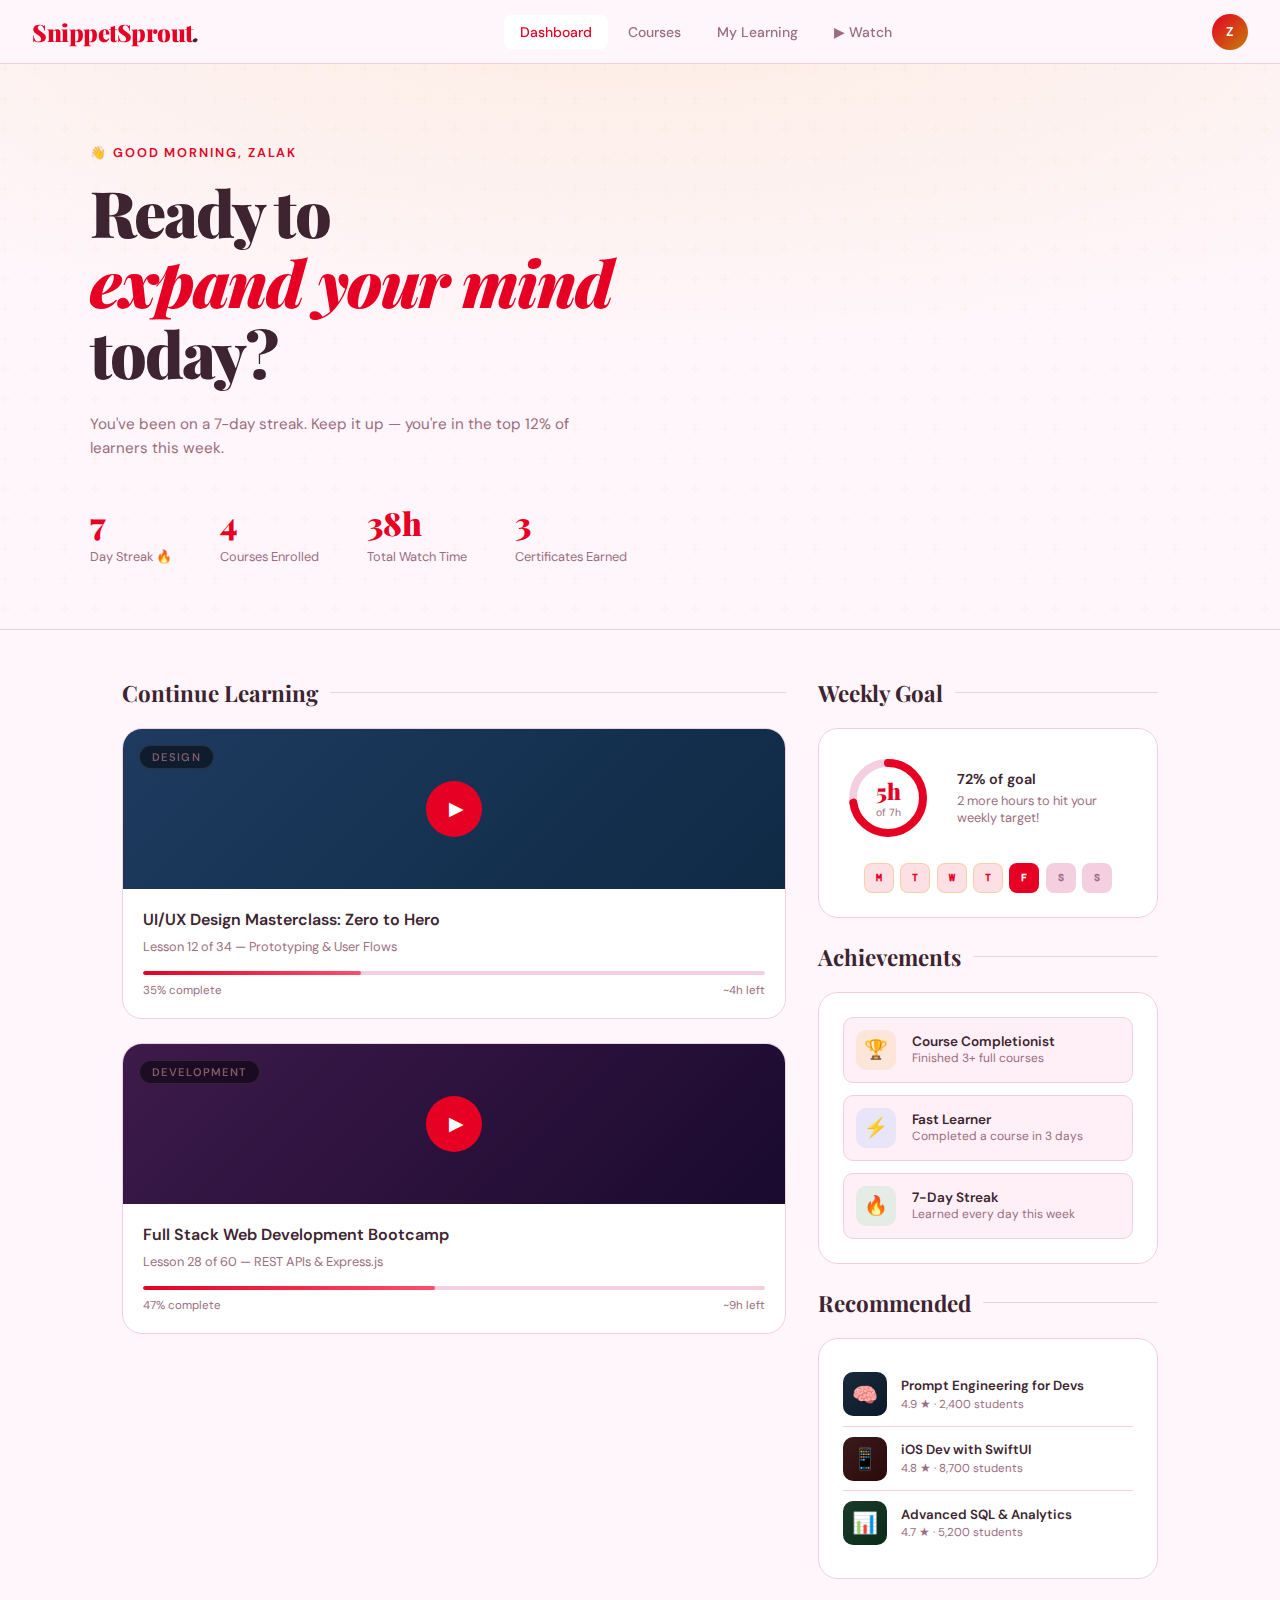
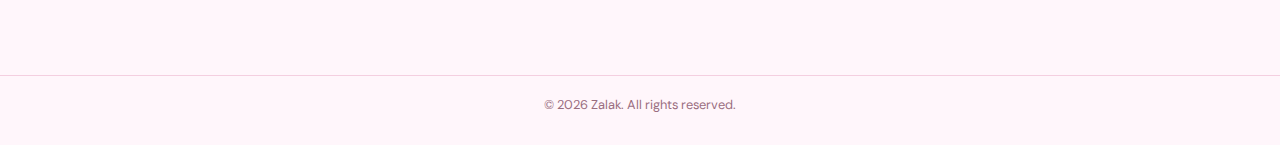
<file: index.html>
<!DOCTYPE html>
<html lang="en">
<head>
  <meta charset="UTF-8" />
  <meta name="viewport" content="width=device-width, initial-scale=1.0" />
  <title>SnippetSprout — Learn Without Limits</title>
  <link href="https://fonts.googleapis.com/css2?family=Playfair+Display:ital,wght@0,400;0,700;0,900;1,400&family=DM+Sans:wght@300;400;500;600&family=DM+Mono:wght@400;500&display=swap" rel="stylesheet" />
  <link rel="stylesheet" href="css/base.css" />
  <link rel="stylesheet" href="css/home-dashboard.css" />
  <link rel="stylesheet" href="css/courses.css" />
  <link rel="stylesheet" href="css/my-learning.css" />
  <link rel="stylesheet" href="css/video-player.css" />
  <link rel="stylesheet" href="css/responsive.css" />
</head>
<body>

<!-- ══════════════════════════════
     NAVIGATION
══════════════════════════════ -->
<nav>
  <div class="logo">SnippetSprout<span>.</span></div>
  <ul class="nav-links">
    <li><a onclick="showPage('home')" id="nav-home" class="active">Dashboard</a></li>
    <li><a onclick="showPage('courses')" id="nav-courses">Courses</a></li>
    <li><a onclick="showPage('learning')" id="nav-learning">My Learning</a></li>
    <li><a onclick="showPage('watch')" id="nav-watch">&#9654; Watch</a></li>
  </ul>
  <div class="nav-right">
    <div class="avatar">Z</div>
  </div>
</nav>

<!-- ══════════════════════════════
     PAGE: HOME / DASHBOARD
══════════════════════════════ -->
<div class="page active" id="page-home">
  <div class="hero">
    <div class="hero-content">
      <div class="greeting">&#128075; Good morning, Zalak</div>
      <h1>Ready to<br><em>expand your mind</em><br>today?</h1>
      <p class="hero-sub">You've been on a 7-day streak. Keep it up — you're in the top 12% of learners this week.</p>
      <div class="hero-stats">
        <div class="stat"><div class="stat-num">7</div><div class="stat-label">Day Streak &#128293;</div></div>
        <div class="stat"><div class="stat-num">4</div><div class="stat-label">Courses Enrolled</div></div>
        <div class="stat"><div class="stat-num">38h</div><div class="stat-label">Total Watch Time</div></div>
        <div class="stat"><div class="stat-num">3</div><div class="stat-label">Certificates Earned</div></div>
      </div>
    </div>
  </div>

  <div class="dashboard-grid">
    <div>
      <div class="section-title">Continue Learning</div>

      <div class="continue-card" onclick="showPage('watch')">
        <div class="continue-thumb">
          <div class="thumb-gradient g1"></div>
          <div class="thumb-label">Design</div>
          <div class="play-btn">&#9654;</div>
        </div>
        <div class="continue-body">
          <h3>UI/UX Design Masterclass: Zero to Hero</h3>
          <p>Lesson 12 of 34 — Prototyping &amp; User Flows</p>
          <div class="progress-bar-wrap"><div class="progress-bar-fill" style="width:35%"></div></div>
          <div class="progress-label"><span>35% complete</span><span>~4h left</span></div>
        </div>
      </div>

      <div class="continue-card" onclick="showPage('watch')">
        <div class="continue-thumb">
          <div class="thumb-gradient g2"></div>
          <div class="thumb-label">Development</div>
          <div class="play-btn">&#9654;</div>
        </div>
        <div class="continue-body">
          <h3>Full Stack Web Development Bootcamp</h3>
          <p>Lesson 28 of 60 — REST APIs &amp; Express.js</p>
          <div class="progress-bar-wrap"><div class="progress-bar-fill" style="width:47%"></div></div>
          <div class="progress-label"><span>47% complete</span><span>~9h left</span></div>
        </div>
      </div>
    </div>

    <div>
      <div class="section-title">Weekly Goal</div>
      <div class="widget">
        <div class="goal-ring-wrap">
          <div class="goal-ring">
            <svg viewBox="0 0 90 90" width="90" height="90">
              <circle class="ring-bg" cx="45" cy="45" r="35"/>
              <circle class="ring-fill" cx="45" cy="45" r="35"/>
            </svg>
            <div class="goal-ring-label">
              <span>5h</span>
              <span>of 7h</span>
            </div>
          </div>
          <div class="goal-info">
            <h4>72% of goal</h4>
            <p>2 more hours to hit your weekly target!</p>
          </div>
        </div>
        <div class="day-dots">
          <div class="day-dot done">M</div>
          <div class="day-dot done">T</div>
          <div class="day-dot done">W</div>
          <div class="day-dot done">T</div>
          <div class="day-dot today">F</div>
          <div class="day-dot">S</div>
          <div class="day-dot">S</div>
        </div>
      </div>

      <div class="section-title">Achievements</div>
      <div class="widget">
        <div class="badges">
          <div class="badge-row">
            <div class="badge-icon gold">&#127942;</div>
            <div class="badge-text"><h5>Course Completionist</h5><p>Finished 3+ full courses</p></div>
          </div>
          <div class="badge-row">
            <div class="badge-icon blue">&#9889;</div>
            <div class="badge-text"><h5>Fast Learner</h5><p>Completed a course in 3 days</p></div>
          </div>
          <div class="badge-row">
            <div class="badge-icon green">&#128293;</div>
            <div class="badge-text"><h5>7-Day Streak</h5><p>Learned every day this week</p></div>
          </div>
        </div>
      </div>

      <div class="section-title">Recommended</div>
      <div class="widget">
        <div class="rec-item">
          <div class="rec-icon" style="background:linear-gradient(135deg,#1a2a3a,#0a1a2a)">&#129504;</div>
          <div class="rec-info"><h5>Prompt Engineering for Devs</h5><p>4.9 &#9733; &middot; 2,400 students</p></div>
        </div>
        <div class="rec-item">
          <div class="rec-icon" style="background:linear-gradient(135deg,#3a1a1a,#2a0a0a)">&#128241;</div>
          <div class="rec-info"><h5>iOS Dev with SwiftUI</h5><p>4.8 &#9733; &middot; 8,700 students</p></div>
        </div>
        <div class="rec-item">
          <div class="rec-icon" style="background:linear-gradient(135deg,#1a3a2a,#0a2a1a)">&#128202;</div>
          <div class="rec-info"><h5>Advanced SQL &amp; Analytics</h5><p>4.7 &#9733; &middot; 5,200 students</p></div>
        </div>
      </div>
    </div>
  </div>
</div>

<!-- ══════════════════════════════
     PAGE: COURSES
══════════════════════════════ -->
<div class="page" id="page-courses">
  <div class="courses-header">
    <h2>Explore Courses</h2>
    <p>Discover thousands of expert-led courses to accelerate your career.</p>
    <div class="search-bar">
      <span class="search-icon">&#128269;</span>
      <input type="text" id="search-input" placeholder="Search courses, topics, instructors..." oninput="searchCourses(this.value)" />
    </div>
    <div class="filter-bar">
      <button class="filter-btn active" onclick="filterCourses('all', this)">All</button>
      <button class="filter-btn" onclick="filterCourses('design', this)">Design</button>
      <button class="filter-btn" onclick="filterCourses('dev', this)">Development</button>
      <button class="filter-btn" onclick="filterCourses('data', this)">Data Science</button>
      <button class="filter-btn" onclick="filterCourses('business', this)">Business</button>
      <button class="filter-btn" onclick="filterCourses('ai', this)">AI &amp; ML</button>
    </div>
  </div>
  <div class="courses-grid" id="courses-grid"></div>
</div>

<!-- ══════════════════════════════
     PAGE: MY LEARNING
══════════════════════════════ -->
<div class="page" id="page-learning">
  <div class="learning-wrap">
    <h1 class="page-headline">My Learning</h1>
    <p class="page-subtitle">Track your progress and celebrate your wins.</p>

    <div class="progress-overview">
      <div class="stat-card"><div class="stat-icon">&#128218;</div><div class="stat-num">4</div><div class="stat-label">Enrolled Courses</div></div>
      <div class="stat-card"><div class="stat-icon">&#9989;</div><div class="stat-num">3</div><div class="stat-label">Completed</div></div>
      <div class="stat-card"><div class="stat-icon">&#9201;</div><div class="stat-num">38h</div><div class="stat-label">Hours Learned</div></div>
      <div class="stat-card"><div class="stat-icon">&#127894;</div><div class="stat-num">3</div><div class="stat-label">Certificates</div></div>
    </div>

    <div class="section-title">Active Courses</div>
    <div class="enrolled-list">
      <div class="enrolled-item" onclick="showPage('watch')">
        <div class="enrolled-icon" style="background:linear-gradient(135deg,#1e3a5f,#0f2a45)">&#127912;</div>
        <div class="enrolled-info">
          <h4>UI/UX Design Masterclass</h4>
          <p>Instructor: Sarah Chen &middot; 34 lessons</p>
          <div class="progress-details">
            <div class="progress-bar-wrap"><div class="progress-bar-fill" style="width:35%"></div></div>
            <span class="progress-pct">35%</span>
          </div>
        </div>
        <div class="enrolled-cta">
          <span class="status-pill pill-active">Active</span>
          <button class="btn btn-primary sm">Continue</button>
        </div>
      </div>

      <div class="enrolled-item" onclick="showPage('watch')">
        <div class="enrolled-icon" style="background:linear-gradient(135deg,#3d1a4a,#1a0a2e)">&#128187;</div>
        <div class="enrolled-info">
          <h4>Full Stack Web Development Bootcamp</h4>
          <p>Instructor: Marcus Reid &middot; 60 lessons</p>
          <div class="progress-details">
            <div class="progress-bar-wrap"><div class="progress-bar-fill" style="width:47%"></div></div>
            <span class="progress-pct">47%</span>
          </div>
        </div>
        <div class="enrolled-cta">
          <span class="status-pill pill-active">Active</span>
          <button class="btn btn-primary sm">Continue</button>
        </div>
      </div>

      <div class="enrolled-item">
        <div class="enrolled-icon" style="background:linear-gradient(135deg,#1a3a2a,#0a2a1a)">&#128202;</div>
        <div class="enrolled-info">
          <h4>Data Science with Python</h4>
          <p>Instructor: Priya Nair &middot; 45 lessons</p>
          <div class="progress-details">
            <div class="progress-bar-wrap"><div class="progress-bar-fill" style="width:100%; background:var(--green)"></div></div>
            <span class="progress-pct" style="color:var(--green)">100%</span>
          </div>
        </div>
        <div class="enrolled-cta">
          <span class="status-pill pill-done">Completed</span>
          <button class="btn btn-outline sm">Certificate</button>
        </div>
      </div>

      <div class="enrolled-item">
        <div class="enrolled-icon" style="background:linear-gradient(135deg,#4a2a1a,#2a1a0a)">&#129302;</div>
        <div class="enrolled-info">
          <h4>Machine Learning A&ndash;Z</h4>
          <p>Instructor: Alex Kim &middot; 52 lessons</p>
          <div class="progress-details">
            <div class="progress-bar-wrap"><div class="progress-bar-fill" style="width:12%"></div></div>
            <span class="progress-pct">12%</span>
          </div>
        </div>
        <div class="enrolled-cta">
          <span class="status-pill pill-paused">Paused</span>
          <button class="btn btn-outline sm">Resume</button>
        </div>
      </div>
    </div>

    <div class="section-title">Learning Activity — Past 16 Weeks</div>
    <div class="heatmap-wrap">
      <div class="heatmap-grid" id="heatmap"></div>
      <div class="heatmap-legend">
        <span>Less</span>
        <div class="heatmap-legend-cells">
          <div class="heatmap-cell"></div>
          <div class="heatmap-cell h1"></div>
          <div class="heatmap-cell h2"></div>
          <div class="heatmap-cell h3"></div>
          <div class="heatmap-cell h4"></div>
        </div>
        <span>More</span>
      </div>
    </div>

    <div class="section-title" style="margin-top:2rem">Certificates</div>
    <div class="certs-grid">
      <div class="cert-card">
        <div class="cert-icon">&#127891;</div>
        <div class="cert-info"><h4>Python for Data Science</h4><p>Issued Jan 2025 &middot; SnippetSprout Certified</p></div>
        <button class="btn btn-outline sm" onclick="showToast('&#128229; Downloading certificate...')">Download</button>
      </div>
      <div class="cert-card">
        <div class="cert-icon">&#127891;</div>
        <div class="cert-info"><h4>JavaScript Fundamentals</h4><p>Issued Nov 2024 &middot; SnippetSprout Certified</p></div>
        <button class="btn btn-outline sm" onclick="showToast('&#128229; Downloading certificate...')">Download</button>
      </div>
      <div class="cert-card">
        <div class="cert-icon">&#127891;</div>
        <div class="cert-info"><h4>Product Design Basics</h4><p>Issued Sep 2024 &middot; SnippetSprout Certified</p></div>
        <button class="btn btn-outline sm" onclick="showToast('&#128229; Downloading certificate...')">Download</button>
      </div>
    </div>
  </div>
</div>

<!-- ══════════════════════════════
     PAGE: WATCH (Video Player)
══════════════════════════════ -->
<div class="page" id="page-watch">
  <div class="watch-wrap">
    <div>
      <div class="video-player-wrap">
        <div class="video-embed">
          <iframe
            id="ytFrame"
            src="https://www.youtube.com/embed/c9Wg6Cb_YlU?rel=0&modestbranding=1"
            allowfullscreen
            title="Course Video">
          </iframe>
        </div>

        <div class="video-info">
          <h2>Lesson 12: Prototyping &amp; User Flows in Figma</h2>
          <p>Learn how to build interactive prototypes and map complete user journeys directly inside Figma.</p>

          <div class="video-meta-row">
            <span>&#128100; <strong>Sarah Chen</strong></span>
            <span>&#9201; <strong>24:38</strong></span>
            <span>&#128065; <strong>12,400 views</strong></span>
            <span>&#128197; <strong>Jan 2025</strong></span>
          </div>

          <div class="video-actions">
            <button class="btn btn-primary" onclick="showToast('&#9989; Marked as complete!')">Mark Complete</button>
            <button class="btn btn-outline" onclick="showToast('&#128278; Bookmarked!')">Bookmark</button>
            <button class="btn btn-outline" onclick="showToast('&#128279; Link copied!')">Share</button>
          </div>

          <div class="tabs">
            <button class="tab active" onclick="switchTab('overview', this)">Overview</button>
            <button class="tab" onclick="switchTab('notes', this)">Notes</button>
            <button class="tab" onclick="switchTab('resources', this)">Resources</button>
            <button class="tab" onclick="switchTab('qa', this)">Q&amp;A</button>
          </div>

          <div class="tab-content active" id="tab-overview">
            <p>In this lesson, you'll discover how prototyping bridges the gap between static mockups and real user experiences. We explore auto-animate, smart animate, and how to create scrollable frames that feel native on any device. By the end, you'll have a fully clickable prototype ready for user testing.</p>
            <h5 style="margin-top:1rem; margin-bottom:0.5rem; color:var(--gold)">What you'll learn</h5>
            <ul class="overview-list">
              <li>&#10003; Build interactive prototypes from scratch in Figma</li>
              <li>&#10003; Use Auto-Animate for smooth transitions</li>
              <li>&#10003; Create scrollable frames and overlay components</li>
              <li>&#10003; Export and share prototypes for user testing</li>
            </ul>
          </div>

          <div class="tab-content" id="tab-notes">
            <div class="notes-box">
              <div class="notes-label">&#128221; Your Notes</div>
              <textarea id="notepad" placeholder="Add notes for this lesson..."></textarea>
            </div>
            <button class="btn btn-primary" onclick="saveNote()">Save Note</button>
            <div id="saved-notes" class="saved-notes"></div>
          </div>

          <div class="tab-content" id="tab-resources">
            <div class="resource-list">
              <a class="resource-item" href="#" onclick="showToast('&#128196; Downloading slides...')">&#128196; Lesson Slides (PDF)</a>
              <a class="resource-item" href="#" onclick="showToast('&#127912; Opening Figma file...')">&#127912; Figma Starter File</a>
              <a class="resource-item" href="#" onclick="showToast('&#128218; Opening reading list...')">&#128218; Further Reading List</a>
              <a class="resource-item" href="#" onclick="showToast('&#128190; Downloading assets...')">&#128190; Design Assets ZIP</a>
            </div>
          </div>

          <div class="tab-content" id="tab-qa">
            <div class="qa-list" id="qa-list">
              <div class="qa-item">
                <div class="qa-avatar">JS</div>
                <div class="qa-body">
                  <h6>Jatin Sharma <span>2 days ago</span></h6>
                  <p>How do I share a prototype link with someone who doesn't have Figma?</p>
                  <div class="qa-reply">&#128204; Instructor replied: You can share a "View only" link — no Figma account needed!</div>
                </div>
              </div>
              <div class="qa-item">
                <div class="qa-avatar">RM</div>
                <div class="qa-body">
                  <h6>Riya Mehta <span>4 days ago</span></h6>
                  <p>Does Auto-Animate work between different frames or only the same frame?</p>
                  <div class="qa-reply">&#128204; Instructor replied: Auto-Animate works between frames that share matching layer names!</div>
                </div>
              </div>
            </div>
            <div class="qa-input-wrap">
              <input type="text" id="qa-input" placeholder="Ask a question..." />
              <button class="btn btn-primary" onclick="postQuestion()">Post</button>
            </div>
          </div>
        </div>
      </div>
    </div>

    <div>
      <div class="playlist">
        <div class="playlist-header">
          <h4>UI/UX Design Masterclass</h4>
          <p>Section 3: Prototyping Fundamentals</p>
          <div class="playlist-progress">
            <div class="progress-bar-wrap" style="margin:0.5rem 0 0.25rem"><div class="progress-bar-fill" style="width:37.5%"></div></div>
            <span>3 / 8 lessons complete</span>
          </div>
        </div>
        <div id="playlist-items"></div>
      </div>

      <div class="instructor-card">
        <div class="instructor-avatar">SC</div>
        <div class="instructor-info">
          <h5>Sarah Chen</h5>
          <p>Senior UX Designer &middot; Google</p>
          <div class="instructor-stats">
            <span>&#11088; 4.9</span>
            <span>&#128101; 42K students</span>
            <span>&#127909; 6 courses</span>
          </div>
        </div>
      </div>
    </div>
  </div>
</div>

<footer class="site-rights">
  &copy; 2026 Zalak. All rights reserved.
</footer>

<!-- TOAST -->
<div class="toast" id="toast">
  <span class="toast-icon">&#127881;</span>
  <span id="toast-msg">Action completed!</span>
</div>

<script src="js/data.js"></script>
<script src="js/ui.js"></script>
<script src="js/navigation.js"></script>
<script src="js/courses.js"></script>
<script src="js/my-learning.js"></script>
<script src="js/video-player.js"></script>
<script src="js/main.js"></script>
</body>
</html>
</file>
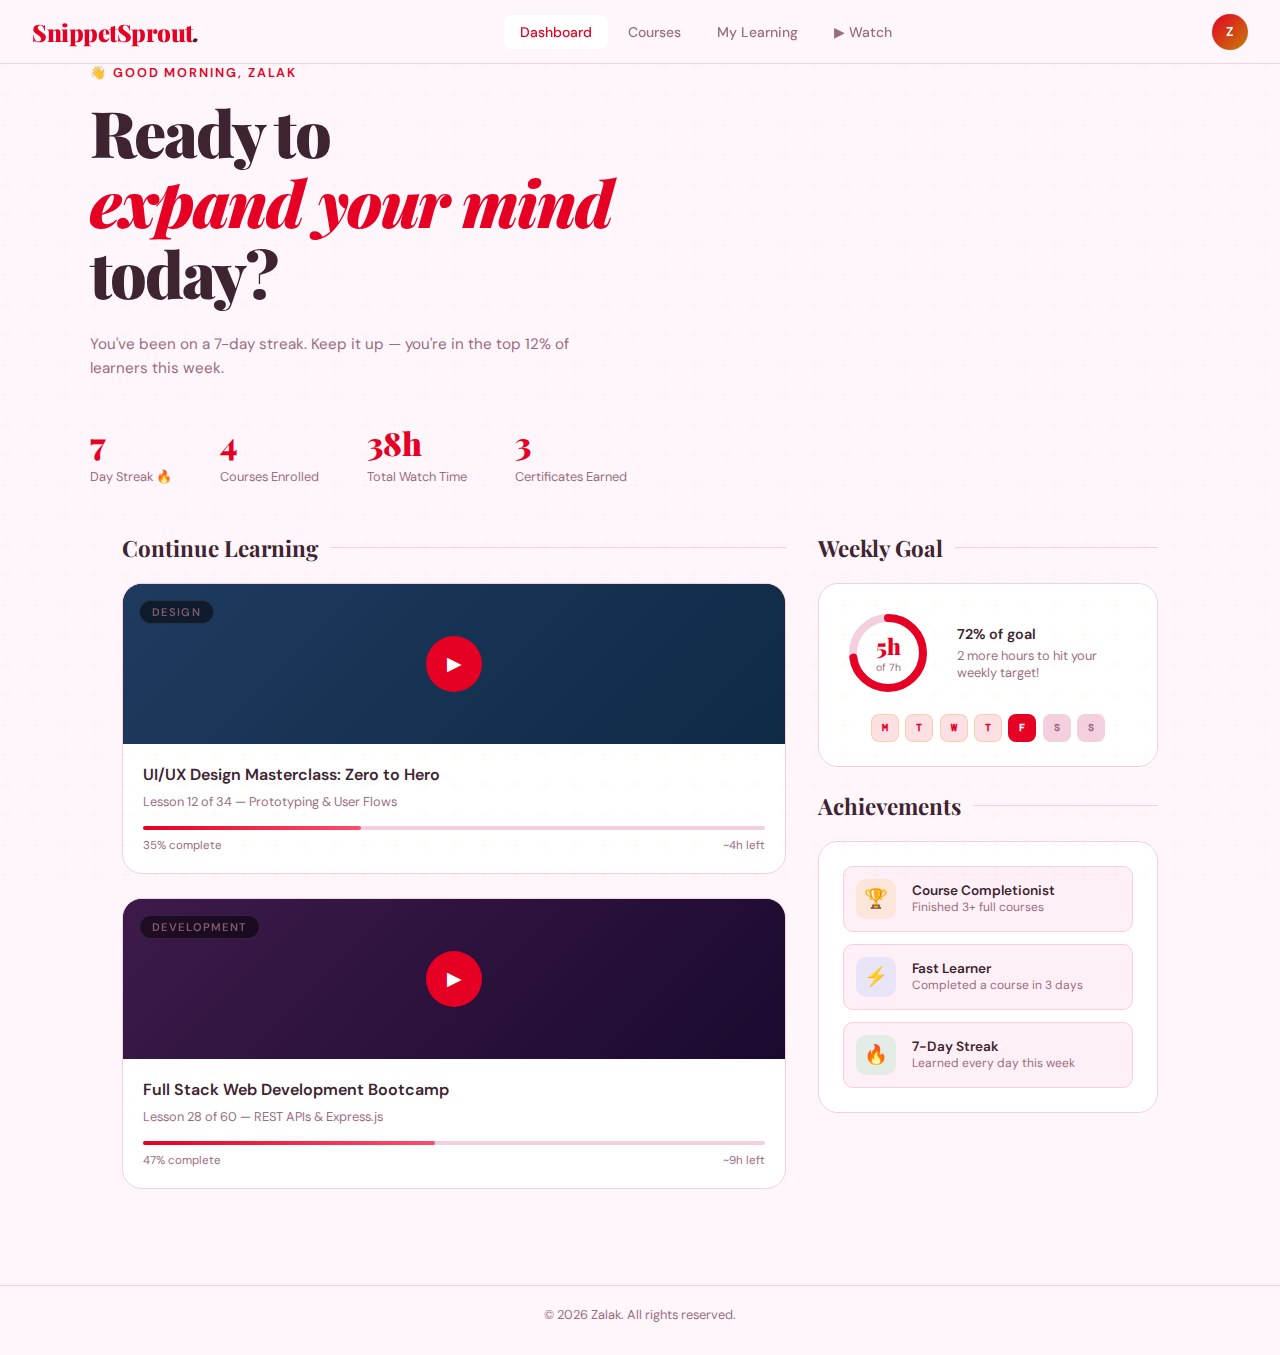
<file: elearning-platform.html>
<!DOCTYPE html>
<html lang="en">
<head>
<meta charset="UTF-8">
<meta name="viewport" content="width=device-width, initial-scale=1.0">
<title>SnippetSprout — Learn Without Limits</title>
<link href="https://fonts.googleapis.com/css2?family=Playfair+Display:ital,wght@0,400;0,700;0,900;1,400&family=DM+Sans:wght@300;400;500;600&family=DM+Mono:wght@400;500&display=swap" rel="stylesheet">
<link rel="stylesheet" href="elearning-css/base.css">
<link rel="stylesheet" href="elearning-css/home-dashboard.css">
<link rel="stylesheet" href="elearning-css/courses.css">
<link rel="stylesheet" href="elearning-css/my-learning.css">
<link rel="stylesheet" href="elearning-css/video-player.css">
<link rel="stylesheet" href="elearning-css/toast.css">
<link rel="stylesheet" href="elearning-css/responsive.css">
</head>
<body>

<!-- NAV -->
<nav>
  <div class="logo">SnippetSprout<span>.</span></div>
  <ul class="nav-links">
    <li><a onclick="showPage('home')" id="nav-home" class="active">Dashboard</a></li>
    <li><a onclick="showPage('courses')" id="nav-courses">Courses</a></li>
    <li><a onclick="showPage('learning')" id="nav-learning">My Learning</a></li>
    <li><a onclick="showPage('watch')" id="nav-watch">▶ Watch</a></li>
  </ul>
  <div class="nav-right">
    <div class="avatar">Z</div>
  </div>
</nav>

<!-- ══════════════════════════════
     PAGE: HOME / DASHBOARD
══════════════════════════════ -->
<div class="page active" id="page-home">
  <div class="hero">
    <div class="hero-content">
      <div class="greeting">👋 Good morning, Zalak</div>
      <h1>Ready to<br><em>expand your mind</em><br>today?</h1>
      <p class="hero-sub">You've been on a 7-day streak. Keep it up — you're in the top 12% of learners this week.</p>
      <div class="hero-stats">
        <div class="stat">
          <div class="stat-num">7</div>
          <div class="stat-label">Day Streak 🔥</div>
        </div>
        <div class="stat">
          <div class="stat-num">4</div>
          <div class="stat-label">Courses Enrolled</div>
        </div>
        <div class="stat">
          <div class="stat-num">38h</div>
          <div class="stat-label">Total Watch Time</div>
        </div>
        <div class="stat">
          <div class="stat-num">3</div>
          <div class="stat-label">Certificates Earned</div>
        </div>
      </div>
    </div>
  </div>

  <div class="dashboard-grid">
    <!-- LEFT -->
    <div>
      <div class="section-title">Continue Learning</div>

      <div class="continue-card" onclick="showPage('watch')">
        <div class="continue-thumb">
          <div class="thumb-gradient"></div>
          <div class="thumb-label">Design</div>
          <div class="play-btn">▶</div>
        </div>
        <div class="continue-body">
          <h3>UI/UX Design Masterclass: Zero to Hero</h3>
          <p>Lesson 12 of 34 — Prototyping & User Flows</p>
          <div class="progress-bar-wrap"><div class="progress-bar-fill progress-35"></div></div>
          <div class="progress-label"><span>35% complete</span><span>~4h left</span></div>
        </div>
      </div>

      <div class="continue-card" onclick="showPage('watch')">
        <div class="continue-thumb">
          <div class="thumb-gradient g2"></div>
          <div class="thumb-label">Development</div>
          <div class="play-btn">▶</div>
        </div>
        <div class="continue-body">
          <h3>Full Stack Web Development Bootcamp</h3>
          <p>Lesson 28 of 60 — REST APIs & Express.js</p>
          <div class="progress-bar-wrap"><div class="progress-bar-fill progress-47"></div></div>
          <div class="progress-label"><span>47% complete</span><span>~9h left</span></div>
        </div>
      </div>
    </div>

    <!-- RIGHT SIDEBAR -->
    <div>
      <div class="section-title">Weekly Goal</div>
      <div class="widget">
        <div class="goal-ring-wrap">
          <div class="goal-ring">
            <svg viewBox="0 0 90 90" width="90" height="90">
              <circle class="ring-bg" cx="45" cy="45" r="35"/>
              <circle class="ring-fill" cx="45" cy="45" r="35"/>
            </svg>
            <div class="goal-ring-label">
              <span>5h</span>
              <span>of 7h</span>
            </div>
          </div>
          <div class="goal-info">
            <h4>72% of goal</h4>
            <p>2 more hours to hit your weekly target!</p>
          </div>
        </div>
        <div class="day-dots">
          <div class="day-dot done">M</div>
          <div class="day-dot done">T</div>
          <div class="day-dot done">W</div>
          <div class="day-dot done">T</div>
          <div class="day-dot today">F</div>
          <div class="day-dot">S</div>
          <div class="day-dot">S</div>
        </div>
      </div>

      <div class="section-title">Achievements</div>
      <div class="widget">
        <div class="badges">
          <div class="badge-row">
            <div class="badge-icon gold">🏆</div>
            <div class="badge-text">
              <h5>Course Completionist</h5>
              <p>Finished 3+ full courses</p>
            </div>
          </div>
          <div class="badge-row">
            <div class="badge-icon blue">⚡</div>
            <div class="badge-text">
              <h5>Fast Learner</h5>
              <p>Completed a course in 3 days</p>
            </div>
          </div>
          <div class="badge-row">
            <div class="badge-icon green">🔥</div>
            <div class="badge-text">
              <h5>7-Day Streak</h5>
              <p>Learned every day this week</p>
            </div>
          </div>
        </div>
      </div>
    </div>
  </div>
</div>

<!-- ══════════════════════════════
     PAGE: COURSES
══════════════════════════════ -->
<div class="page" id="page-courses">
  <div class="courses-header">
    <h2>Explore Courses</h2>
    <p>Discover thousands of expert-led courses to accelerate your career.</p>
    <div class="filter-bar">
      <button class="filter-btn active" onclick="filterCourses('all', this)">All</button>
      <button class="filter-btn" onclick="filterCourses('design', this)">Design</button>
      <button class="filter-btn" onclick="filterCourses('dev', this)">Development</button>
      <button class="filter-btn" onclick="filterCourses('data', this)">Data Science</button>
      <button class="filter-btn" onclick="filterCourses('business', this)">Business</button>
      <button class="filter-btn" onclick="filterCourses('ai', this)">AI & ML</button>
    </div>
  </div>

  <div class="courses-grid" id="courses-grid"></div>
</div>

<!-- ══════════════════════════════
     PAGE: MY LEARNING
══════════════════════════════ -->
<div class="page" id="page-learning">
  <div class="learning-wrap">
    <h1 class="page-headline">My Learning</h1>
    <p class="page-subtitle">Track your progress and celebrate your wins.</p>

    <div class="progress-overview">
      <div class="stat-card">
        <div class="stat-icon">📚</div>
        <div class="stat-num">4</div>
        <div class="stat-label">Enrolled Courses</div>
      </div>
      <div class="stat-card">
        <div class="stat-icon">✅</div>
        <div class="stat-num">3</div>
        <div class="stat-label">Completed</div>
      </div>
      <div class="stat-card">
        <div class="stat-icon">⏱️</div>
        <div class="stat-num">38h</div>
        <div class="stat-label">Total Hours Learned</div>
      </div>
      <div class="stat-card">
        <div class="stat-icon">🎖️</div>
        <div class="stat-num">3</div>
        <div class="stat-label">Certificates</div>
      </div>
    </div>

    <div class="section-title">Active Courses</div>
    <div class="enrolled-list">
      <div class="enrolled-item" onclick="showPage('watch')">
        <div class="enrolled-icon enrolled-icon-design">🎨</div>
        <div class="enrolled-info">
          <h4>UI/UX Design Masterclass</h4>
          <p>Instructor: Sarah Chen • 34 lessons</p>
          <div class="progress-details">
            <div class="progress-bar-wrap">
              <div class="progress-bar-fill progress-35"></div>
            </div>
            <span class="progress-pct">35%</span>
          </div>
        </div>
        <div class="enrolled-cta">
          <span class="status-pill pill-active">Active</span>
          <button class="btn btn-primary btn-compact">Continue</button>
        </div>
      </div>

      <div class="enrolled-item" onclick="showPage('watch')">
        <div class="enrolled-icon enrolled-icon-dev">💻</div>
        <div class="enrolled-info">
          <h4>Full Stack Web Development Bootcamp</h4>
          <p>Instructor: Marcus Reid • 60 lessons</p>
          <div class="progress-details">
            <div class="progress-bar-wrap">
              <div class="progress-bar-fill progress-47"></div>
            </div>
            <span class="progress-pct">47%</span>
          </div>
        </div>
        <div class="enrolled-cta">
          <span class="status-pill pill-active">Active</span>
          <button class="btn btn-primary btn-compact">Continue</button>
        </div>
      </div>

      <div class="enrolled-item">
        <div class="enrolled-icon enrolled-icon-data">📊</div>
        <div class="enrolled-info">
          <h4>Data Science with Python</h4>
          <p>Instructor: Priya Nair • 45 lessons</p>
          <div class="progress-details">
            <div class="progress-bar-wrap">
              <div class="progress-bar-fill progress-100"></div>
            </div>
            <span class="progress-pct progress-pct-success">100%</span>
          </div>
        </div>
        <div class="enrolled-cta">
          <span class="status-pill pill-done">Completed</span>
          <button class="btn btn-outline btn-compact">Certificate</button>
        </div>
      </div>

      <div class="enrolled-item">
        <div class="enrolled-icon enrolled-icon-ai">🤖</div>
        <div class="enrolled-info">
          <h4>Machine Learning A–Z</h4>
          <p>Instructor: Alex Kim • 52 lessons</p>
          <div class="progress-details">
            <div class="progress-bar-wrap">
              <div class="progress-bar-fill progress-12"></div>
            </div>
            <span class="progress-pct">12%</span>
          </div>
        </div>
        <div class="enrolled-cta">
          <span class="status-pill pill-paused">Paused</span>
          <button class="btn btn-outline btn-compact">Resume</button>
        </div>
      </div>
    </div>

    <div class="section-title">Learning Activity</div>
    <div class="heatmap-wrap">
      <div class="widget-title">Past 16 Weeks</div>
      <div class="heatmap-grid" id="heatmap"></div>
      <div class="heatmap-legend">
        Less
        <div class="heatmap-legend-cells">
          <div class="heatmap-cell"></div>
          <div class="heatmap-cell h1"></div>
          <div class="heatmap-cell h2"></div>
          <div class="heatmap-cell h3"></div>
          <div class="heatmap-cell h4"></div>
        </div>
        More
      </div>
    </div>
  </div>
</div>

<!-- ══════════════════════════════
     PAGE: WATCH (VIDEO PLAYER)
══════════════════════════════ -->
<div class="page" id="page-watch">
  <div class="watch-wrap">
    <!-- VIDEO -->
    <div>
      <div class="video-player-wrap">
        <div class="video-embed">
          <iframe 
            id="ytFrame"
            src="https://www.youtube.com/embed/c9Wg6Cb_YlU?enablejsapi=1&rel=0&modestbranding=1" 
            allowfullscreen
            title="Course Video">
          </iframe>
        </div>

        <div class="video-info">
          <h2>Lesson 12: Prototyping & User Flows in Figma</h2>
          <p>Learn how to build interactive prototypes and map complete user journeys directly inside Figma.</p>

          <div class="video-meta-row">
            <span>👤 <strong>Sarah Chen</strong></span>
            <span>⏱️ <strong>24:38</strong></span>
            <span>👁️ <strong>12,400 views</strong></span>
            <span>📅 <strong>Jan 2025</strong></span>
          </div>

          <div class="tabs">
            <button class="tab active" onclick="switchTab('overview', this)">Overview</button>
            <button class="tab" onclick="switchTab('notes', this)">Notes</button>
            <button class="tab" onclick="switchTab('resources', this)">Resources</button>
          </div>

          <div class="tab-content active" id="tab-overview">
            In this lesson, you'll discover how prototyping bridges the gap between static mockups and real user experiences. We explore auto-animate, smart animate, and how to create scrollable frames that feel native on any device. By the end, you'll have a fully clickable prototype ready for user testing.
          </div>
          <div class="tab-content" id="tab-notes">
            <div class="notes-panel">
              <div class="notes-title">📝 Your Notes</div>
              <textarea class="notes-textarea" placeholder="Add notes for this lesson..."></textarea>
            </div>
            <button class="btn btn-primary btn-note-save">Save Note</button>
          </div>
          <div class="tab-content" id="tab-resources">
            <div class="resource-list">
              <a class="resource-link">📄 Lesson Slides (PDF)</a>
              <a class="resource-link">🎨 Figma Starter File</a>
              <a class="resource-link">📚 Further Reading List</a>
            </div>
          </div>
        </div>
      </div>
    </div>

    <!-- PLAYLIST -->
    <div>
      <div class="playlist">
        <div class="playlist-header">
          <h4>UI/UX Design Masterclass</h4>
          <p>Section 3: Prototyping Fundamentals</p>
        </div>
        <div id="playlist-items"></div>
      </div>
    </div>
  </div>
</div>

<footer class="site-rights">
  &copy; 2026 Zalak. All rights reserved.
</footer>

<!-- TOAST -->
<div class="toast" id="toast">
  <span class="toast-icon">🎉</span>
  <span id="toast-msg">Course added to your library!</span>
</div>

<script src="elearning-platform.js"></script>
</body>
</html>
</file>
<file: css/base.css>
﻿/* â•â•â•â•â•â•â•â•â•â•â•â•â•â•â•â•â•â•â•â•â•â•â•â•â•â•â•â•â•â•
   LUMINA E-LEARNING â€” style.css
   Global â†’ Layout â†’ Components â†’ Pages â†’ Responsive
â•â•â•â•â•â•â•â•â•â•â•â•â•â•â•â•â•â•â•â•â•â•â•â•â•â•â•â•â•â• */

/* â”€â”€â”€â”€â”€â”€â”€â”€â”€â”€â”€â”€â”€â”€â”€â”€â”€â”€â”€â”€â”€â”€â”€â”€â”€â”€â”€â”€â”€â”€
   CSS VARIABLES
â”€â”€â”€â”€â”€â”€â”€â”€â”€â”€â”€â”€â”€â”€â”€â”€â”€â”€â”€â”€â”€â”€â”€â”€â”€â”€â”€â”€â”€â”€ */
:root {
  --bg:          #fff6fb;
  --surface:     #ffffff;
  --surface2:    #fff0f7;
  --border:      #f4cfe0;
  --gold:        #e60023;
  --gold-light:  #ff4d6d;
  --gold-muted:  rgba(230, 0, 35, 0.12);
  --text:        #3d2430;
  --text-muted:  #9a6d7f;
  --text-soft:   #7f5a6a;
  --green:       #4ade80;
  --blue:        #60a5fa;
  --red:         #f87171;
  --radius:      12px;
  --radius-lg:   20px;
  --nav-h:       64px;
}

/* â”€â”€â”€â”€â”€â”€â”€â”€â”€â”€â”€â”€â”€â”€â”€â”€â”€â”€â”€â”€â”€â”€â”€â”€â”€â”€â”€â”€â”€â”€
   RESET & BASE
â”€â”€â”€â”€â”€â”€â”€â”€â”€â”€â”€â”€â”€â”€â”€â”€â”€â”€â”€â”€â”€â”€â”€â”€â”€â”€â”€â”€â”€â”€ */
*, *::before, *::after {
  box-sizing: border-box;
  margin: 0;
  padding: 0;
}

html { scroll-behavior: smooth; }

body {
  font-family: 'DM Sans', sans-serif;
  background: var(--bg);
  color: var(--text);
  min-height: 100vh;
  overflow-x: hidden;
}

/* â”€â”€â”€â”€â”€â”€â”€â”€â”€â”€â”€â”€â”€â”€â”€â”€â”€â”€â”€â”€â”€â”€â”€â”€â”€â”€â”€â”€â”€â”€
   SCROLLBAR
â”€â”€â”€â”€â”€â”€â”€â”€â”€â”€â”€â”€â”€â”€â”€â”€â”€â”€â”€â”€â”€â”€â”€â”€â”€â”€â”€â”€â”€â”€ */
::-webkit-scrollbar         { width: 6px; }
::-webkit-scrollbar-track   { background: var(--bg); }
::-webkit-scrollbar-thumb   { background: var(--border); border-radius: 3px; }

/* â”€â”€â”€â”€â”€â”€â”€â”€â”€â”€â”€â”€â”€â”€â”€â”€â”€â”€â”€â”€â”€â”€â”€â”€â”€â”€â”€â”€â”€â”€
   TYPOGRAPHY HELPERS
â”€â”€â”€â”€â”€â”€â”€â”€â”€â”€â”€â”€â”€â”€â”€â”€â”€â”€â”€â”€â”€â”€â”€â”€â”€â”€â”€â”€â”€â”€ */
.page-headline {
  font-family: 'Playfair Display', serif;
  font-size: clamp(2rem, 4vw, 3rem);
  font-weight: 900;
  margin-bottom: 0.5rem;
}

.page-subtitle {
  color: var(--text-muted);
  margin-bottom: 2.5rem;
}

.section-title {
  font-family: 'Playfair Display', serif;
  font-size: 1.4rem;
  font-weight: 700;
  margin-bottom: 1.25rem;
  display: flex;
  align-items: center;
  gap: 0.75rem;
}

.section-title::after {
  content: '';
  flex: 1;
  height: 1px;
  background: var(--border);
}

/* â”€â”€â”€â”€â”€â”€â”€â”€â”€â”€â”€â”€â”€â”€â”€â”€â”€â”€â”€â”€â”€â”€â”€â”€â”€â”€â”€â”€â”€â”€
   NAVIGATION
â”€â”€â”€â”€â”€â”€â”€â”€â”€â”€â”€â”€â”€â”€â”€â”€â”€â”€â”€â”€â”€â”€â”€â”€â”€â”€â”€â”€â”€â”€ */
nav {
  position: fixed;
  top: 0; left: 0; right: 0;
  z-index: 1000;
  background: rgba(255, 246, 251, 0.9);
  backdrop-filter: blur(20px);
  border-bottom: 1px solid var(--border);
  padding: 0 2rem;
  height: var(--nav-h);
  display: flex;
  align-items: center;
  justify-content: space-between;
}

.logo {
  font-family: 'Playfair Display', serif;
  font-size: 1.5rem;
  font-weight: 900;
  color: var(--gold);
  letter-spacing: -0.02em;
  cursor: pointer;
}

.logo span {
  color: var(--text);
  font-style: italic;
}

.nav-links {
  display: flex;
  gap: 0.25rem;
  list-style: none;
}

.nav-links a {
  color: var(--text-muted);
  text-decoration: none;
  padding: 0.5rem 1rem;
  border-radius: 8px;
  font-size: 0.875rem;
  font-weight: 500;
  transition: all 0.2s;
  cursor: pointer;
  user-select: none;
}

.nav-links a:hover {
  color: var(--text);
  background: var(--surface);
}

.nav-links a.active {
  color: var(--gold);
  background: var(--surface);
}

.nav-right {
  display: flex;
  align-items: center;
  gap: 1rem;
}

.avatar {
  width: 36px;
  height: 36px;
  border-radius: 50%;
  background: linear-gradient(135deg, var(--gold), #c47f0a);
  display: flex;
  align-items: center;
  justify-content: center;
  font-weight: 700;
  font-size: 0.8rem;
  color: #fff;
  cursor: pointer;
}

/* â”€â”€â”€â”€â”€â”€â”€â”€â”€â”€â”€â”€â”€â”€â”€â”€â”€â”€â”€â”€â”€â”€â”€â”€â”€â”€â”€â”€â”€â”€
   PAGE SYSTEM
â”€â”€â”€â”€â”€â”€â”€â”€â”€â”€â”€â”€â”€â”€â”€â”€â”€â”€â”€â”€â”€â”€â”€â”€â”€â”€â”€â”€â”€â”€ */
.page {
  display: none;
  padding-top: var(--nav-h);
  min-height: 100vh;
  animation: fadeIn 0.4s ease;
}

.page.active { display: block; }

@keyframes fadeIn {
  from { opacity: 0; transform: translateY(12px); }
  to   { opacity: 1; transform: translateY(0); }
}

/* â”€â”€â”€â”€â”€â”€â”€â”€â”€â”€â”€â”€â”€â”€â”€â”€â”€â”€â”€â”€â”€â”€â”€â”€â”€â”€â”€â”€â”€â”€
   SHARED COMPONENTS
â”€â”€â”€â”€â”€â”€â”€â”€â”€â”€â”€â”€â”€â”€â”€â”€â”€â”€â”€â”€â”€â”€â”€â”€â”€â”€â”€â”€â”€â”€ */

/* Buttons */
.btn {
  padding: 0.6rem 1.3rem;
  border-radius: 8px;
  font-family: 'DM Sans', sans-serif;
  font-size: 0.85rem;
  font-weight: 600;
  cursor: pointer;
  transition: all 0.2s;
  border: none;
  text-decoration: none;
  display: inline-flex;
  align-items: center;
  gap: 0.4rem;
}

.btn.sm { padding: 0.4rem 1rem; font-size: 0.78rem; }

.btn-primary              { background: var(--gold); color: #fff; }
.btn-primary:hover        { background: var(--gold-light); transform: scale(1.02); }

.btn-outline              { background: transparent; border: 1px solid var(--border); color: var(--text); }
.btn-outline:hover        { border-color: var(--gold); color: var(--gold); }

/* Progress bar */
.progress-bar-wrap {
  background: var(--border);
  border-radius: 4px;
  height: 4px;
  margin-bottom: 0.5rem;
  overflow: hidden;
}

.progress-bar-fill {
  height: 100%;
  border-radius: 4px;
  background: linear-gradient(90deg, var(--gold), var(--gold-light));
  transition: width 0.8s ease;
}

/* Widget card */
.widget {
  background: var(--surface);
  border: 1px solid var(--border);
  border-radius: var(--radius-lg);
  padding: 1.5rem;
  margin-bottom: 1.5rem;
}

/* Toast */
.toast {
  position: fixed;
  bottom: 2rem;
  right: 2rem;
  background: var(--surface2);
  border: 1px solid var(--border);
  padding: 1rem 1.5rem;
  border-radius: 12px;
  font-size: 0.85rem;
  color: var(--text);
  box-shadow: 0 20px 50px rgba(0, 0, 0, 0.5);
  display: flex;
  align-items: center;
  gap: 0.75rem;
  transform: translateY(100px);
  opacity: 0;
  transition: all 0.3s cubic-bezier(0.34, 1.56, 0.64, 1);
  z-index: 9999;
  pointer-events: none;
}

.toast.show {
  transform: translateY(0);
  opacity: 1;
}

.site-rights {
  text-align: center;
  padding: 1.25rem 1rem 2rem;
  color: var(--text-muted);
  font-size: 0.8rem;
  border-top: 1px solid var(--border);
  margin-top: 1.5rem;
}

/* â”€â”€â”€â”€â”€â”€â”€â”€â”€â”€â”€â”€â”€â”€â”€â”€â”€â”€â”€â”€â”€â”€â”€â”€â”€â”€â”€â”€â”€â”€
</file>
<file: css/home-dashboard.css>
﻿.hero {
  position: relative;
  overflow: hidden;
  padding: 5rem 2rem 4rem;
  background: radial-gradient(ellipse 80% 60% at 50% -10%, rgba(232,169,48,0.12), transparent);
  border-bottom: 1px solid var(--border);
}

.hero::before {
  content: '';
  position: absolute;
  inset: 0;
  background: url("data:image/svg+xml,%3Csvg width='60' height='60' viewBox='0 0 60 60' xmlns='http://www.w3.org/2000/svg'%3E%3Cg fill='none' fill-rule='evenodd'%3E%3Cg fill='%23e8a930' fill-opacity='0.03'%3E%3Cpath d='M36 34v-4h-2v4h-4v2h4v4h2v-4h4v-2h-4zm0-30V0h-2v4h-4v2h4v4h2V6h4V4h-4zM6 34v-4H4v4H0v2h4v4h2v-4h4v-2H6zM6 4V0H4v4H0v2h4v4h2V6h4V4H6z'/%3E%3C/g%3E%3C/g%3E%3C/svg%3E");
  pointer-events: none;
}

.hero-content {
  max-width: 1100px;
  margin: 0 auto;
  position: relative;
}

.greeting {
  font-size: 0.8rem;
  font-weight: 600;
  letter-spacing: 0.15em;
  text-transform: uppercase;
  color: var(--gold);
  margin-bottom: 1rem;
}

.hero h1 {
  font-family: 'Playfair Display', serif;
  font-size: clamp(2.5rem, 5vw, 4rem);
  font-weight: 900;
  line-height: 1.1;
  letter-spacing: -0.03em;
  margin-bottom: 1.5rem;
}

.hero h1 em {
  font-style: italic;
  color: var(--gold);
}

.hero-sub {
  color: var(--text-muted);
  max-width: 480px;
  line-height: 1.6;
  font-size: 0.95rem;
}

.hero-stats {
  display: flex;
  gap: 3rem;
  margin-top: 2.5rem;
  flex-wrap: wrap;
}

.stat-num {
  font-family: 'Playfair Display', serif;
  font-size: 2rem;
  font-weight: 900;
  color: var(--gold);
}

.stat-label {
  font-size: 0.8rem;
  color: var(--text-muted);
  margin-top: 0.25rem;
}

/* Dashboard grid */
.dashboard-grid {
  max-width: 1100px;
  margin: 0 auto;
  padding: 3rem 2rem;
  display: grid;
  grid-template-columns: 1fr 340px;
  gap: 2rem;
}

/* Continue cards */
.continue-card {
  background: var(--surface);
  border: 1px solid var(--border);
  border-radius: var(--radius-lg);
  overflow: hidden;
  margin-bottom: 1.5rem;
  transition: transform 0.25s, box-shadow 0.25s;
  cursor: pointer;
}

.continue-card:hover {
  transform: translateY(-3px);
  box-shadow: 0 16px 40px rgba(0, 0, 0, 0.45);
}

.continue-thumb {
  height: 160px;
  position: relative;
  overflow: hidden;
  display: flex;
  align-items: center;
  justify-content: center;
}

.thumb-gradient {
  position: absolute;
  inset: 0;
}

.thumb-gradient.g1 { background: linear-gradient(135deg, #1e3a5f, #0f2a45); }
.thumb-gradient.g2 { background: linear-gradient(135deg, #3d1a4a, #1a0a2e); }
.thumb-gradient.g3 { background: linear-gradient(135deg, #1a3a2a, #0a2a1a); }
.thumb-gradient.g4 { background: linear-gradient(135deg, #4a2a1a, #2a1a0a); }

.thumb-label {
  position: absolute;
  top: 1rem;
  left: 1rem;
  background: rgba(0, 0, 0, 0.5);
  backdrop-filter: blur(8px);
  border: 1px solid rgba(255, 255, 255, 0.1);
  padding: 0.25rem 0.75rem;
  border-radius: 20px;
  font-size: 0.7rem;
  font-weight: 600;
  letter-spacing: 0.1em;
  text-transform: uppercase;
  color: var(--text-soft);
  z-index: 1;
}

.play-btn {
  width: 56px;
  height: 56px;
  border-radius: 50%;
  background: var(--gold);
  display: flex;
  align-items: center;
  justify-content: center;
  color: #fff;
  font-size: 1.2rem;
  transition: transform 0.2s;
  z-index: 1;
  padding-left: 4px;
}

.continue-card:hover .play-btn { transform: scale(1.1); }

.continue-body { padding: 1.25rem; }
.continue-body h3 { font-size: 1rem; font-weight: 600; margin-bottom: 0.5rem; }
.continue-body p  { font-size: 0.8rem; color: var(--text-muted); margin-bottom: 1rem; }

.progress-label {
  display: flex;
  justify-content: space-between;
  font-size: 0.72rem;
  color: var(--text-muted);
}

/* Weekly goal ring */
.goal-ring-wrap {
  display: flex;
  align-items: center;
  gap: 1.5rem;
}

.goal-ring { position: relative; width: 90px; height: 90px; }

.goal-ring svg { transform: rotate(-90deg); }

.ring-bg {
  fill: none;
  stroke: var(--border);
  stroke-width: 8;
}

.ring-fill {
  fill: none;
  stroke: var(--gold);
  stroke-width: 8;
  stroke-linecap: round;
  stroke-dasharray: 220;
  stroke-dashoffset: 60;
  transition: stroke-dashoffset 1s ease;
}

.goal-ring-label {
  position: absolute;
  inset: 0;
  display: flex;
  flex-direction: column;
  align-items: center;
  justify-content: center;
}

.goal-ring-label span:first-child {
  font-family: 'Playfair Display', serif;
  font-size: 1.4rem;
  font-weight: 900;
  color: var(--gold);
}

.goal-ring-label span:last-child {
  font-size: 0.65rem;
  color: var(--text-muted);
}

.goal-info h4 { font-size: 0.9rem; font-weight: 600; margin-bottom: 0.25rem; }
.goal-info p  { font-size: 0.8rem; color: var(--text-muted); }

/* Day dots */
.day-dots {
  display: flex;
  gap: 0.4rem;
  margin-top: 1.25rem;
  justify-content: center;
}

.day-dot {
  width: 30px;
  height: 30px;
  border-radius: 8px;
  background: var(--border);
  display: flex;
  align-items: center;
  justify-content: center;
  font-size: 0.65rem;
  font-weight: 600;
  color: var(--text-muted);
  font-family: 'DM Mono', monospace;
}

.day-dot.done  { background: var(--gold-muted); color: var(--gold); border: 1px solid rgba(232,169,48,0.3); }
.day-dot.today { background: var(--gold); color: #fff; }

/* Achievements badges */
.badges { display: flex; flex-direction: column; gap: 0.75rem; }

.badge-row {
  display: flex;
  align-items: center;
  gap: 1rem;
  padding: 0.75rem;
  border-radius: 10px;
  background: var(--surface2);
  border: 1px solid var(--border);
  transition: border-color 0.2s;
}

.badge-row:hover { border-color: rgba(232,169,48,0.3); }

.badge-icon {
  width: 40px;
  height: 40px;
  border-radius: 10px;
  display: flex;
  align-items: center;
  justify-content: center;
  font-size: 1.2rem;
  flex-shrink: 0;
}

.badge-icon.gold  { background: rgba(232, 169, 48, 0.15); }
.badge-icon.blue  { background: rgba(96, 165, 250, 0.15); }
.badge-icon.green { background: rgba(74, 222, 128, 0.15); }

.badge-text h5 { font-size: 0.85rem; font-weight: 600; }
.badge-text p  { font-size: 0.75rem; color: var(--text-muted); }

/* Recommended */
.rec-item {
  display: flex;
  align-items: center;
  gap: 0.9rem;
  padding: 0.6rem 0;
  border-bottom: 1px solid var(--border);
  cursor: pointer;
}

.rec-item:last-child { border-bottom: none; }

.rec-item:hover .rec-info h5 { color: var(--gold); }

.rec-icon {
  width: 44px;
  height: 44px;
  border-radius: 10px;
  display: flex;
  align-items: center;
  justify-content: center;
  font-size: 1.3rem;
  flex-shrink: 0;
}

.rec-info h5 { font-size: 0.83rem; font-weight: 600; transition: color 0.2s; }
.rec-info p  { font-size: 0.72rem; color: var(--text-muted); margin-top: 0.15rem; }

/* â”€â”€â”€â”€â”€â”€â”€â”€â”€â”€â”€â”€â”€â”€â”€â”€â”€â”€â”€â”€â”€â”€â”€â”€â”€â”€â”€â”€â”€â”€
</file>
<file: css/courses.css>
﻿.courses-header {
  padding: 3rem 2rem 2rem;
  max-width: 1100px;
  margin: 0 auto;
}

.courses-header h2 {
  font-family: 'Playfair Display', serif;
  font-size: clamp(2rem, 4vw, 3rem);
  font-weight: 900;
  margin-bottom: 0.5rem;
}

.courses-header p {
  color: var(--text-muted);
  max-width: 500px;
  margin-bottom: 1.25rem;
}

/* Search bar */
.search-bar {
  position: relative;
  max-width: 480px;
  margin-bottom: 1.25rem;
}

.search-bar input {
  width: 100%;
  background: var(--surface);
  border: 1px solid var(--border);
  border-radius: 10px;
  padding: 0.7rem 1rem 0.7rem 2.5rem;
  color: var(--text);
  font-family: 'DM Sans', sans-serif;
  font-size: 0.875rem;
  outline: none;
  transition: border-color 0.2s;
}

.search-bar input:focus { border-color: var(--gold); }
.search-bar input::placeholder { color: var(--text-muted); }

.search-icon {
  position: absolute;
  left: 0.8rem;
  top: 50%;
  transform: translateY(-50%);
  font-size: 0.9rem;
  pointer-events: none;
}

/* Filter bar */
.filter-bar {
  display: flex;
  gap: 0.5rem;
  flex-wrap: wrap;
}

.filter-btn {
  padding: 0.45rem 1.2rem;
  border-radius: 20px;
  border: 1px solid var(--border);
  background: transparent;
  color: var(--text-muted);
  font-family: 'DM Sans', sans-serif;
  font-size: 0.8rem;
  font-weight: 500;
  cursor: pointer;
  transition: all 0.2s;
}

.filter-btn:hover  { border-color: var(--gold); color: var(--gold); }
.filter-btn.active { background: var(--gold); color: #fff; border-color: var(--gold); font-weight: 700; }

/* Courses grid */
.courses-grid {
  max-width: 1100px;
  margin: 0 auto;
  padding: 0 2rem 3rem;
  display: grid;
  grid-template-columns: repeat(auto-fill, minmax(300px, 1fr));
  gap: 1.5rem;
}

/* Course card */
.course-card {
  background: var(--surface);
  border: 1px solid var(--border);
  border-radius: var(--radius-lg);
  overflow: hidden;
  transition: all 0.3s;
  cursor: pointer;
  animation: slideUp 0.4s ease both;
}

@keyframes slideUp {
  from { opacity: 0; transform: translateY(20px); }
  to   { opacity: 1; transform: translateY(0); }
}

.course-card:hover {
  border-color: rgba(232, 169, 48, 0.4);
  transform: translateY(-4px);
  box-shadow: 0 20px 50px rgba(0, 0, 0, 0.5);
}

.course-thumb {
  height: 180px;
  position: relative;
  overflow: hidden;
  display: flex;
  align-items: center;
  justify-content: center;
}

.course-thumb-icon { font-size: 3rem; z-index: 1; }

.course-badge {
  position: absolute;
  top: 1rem;
  right: 1rem;
  padding: 0.25rem 0.75rem;
  border-radius: 20px;
  font-size: 0.7rem;
  font-weight: 700;
  letter-spacing: 0.05em;
  text-transform: uppercase;
}

.badge-new  { background: var(--gold); color: #fff; }
.badge-pop  { background: rgba(96,165,250,0.2); color: var(--blue); border: 1px solid rgba(96,165,250,0.3); }
.badge-free { background: rgba(74,222,128,0.2); color: var(--green); border: 1px solid rgba(74,222,128,0.3); }

.course-body { padding: 1.25rem; }

.course-cat {
  font-size: 0.7rem;
  font-weight: 600;
  letter-spacing: 0.1em;
  text-transform: uppercase;
  color: var(--gold);
  margin-bottom: 0.5rem;
}

.course-body h3 { font-size: 1.05rem; font-weight: 700; margin-bottom: 0.5rem; line-height: 1.3; }
.course-body p  { font-size: 0.8rem; color: var(--text-muted); margin-bottom: 1rem; line-height: 1.5; }

.course-meta {
  display: flex;
  gap: 1rem;
  font-size: 0.75rem;
  color: var(--text-muted);
  margin-bottom: 1.25rem;
  flex-wrap: wrap;
}

.course-meta span { display: flex; align-items: center; gap: 0.3rem; }

.course-footer {
  display: flex;
  align-items: center;
  justify-content: space-between;
  padding-top: 1rem;
  border-top: 1px solid var(--border);
}

.course-price {
  font-family: 'Playfair Display', serif;
  font-size: 1.2rem;
  font-weight: 900;
  color: var(--gold);
}

.course-price .old {
  font-size: 0.8rem;
  color: var(--text-muted);
  text-decoration: line-through;
  margin-left: 0.5rem;
  font-family: 'DM Sans', sans-serif;
  font-weight: 400;
}

/* â”€â”€â”€â”€â”€â”€â”€â”€â”€â”€â”€â”€â”€â”€â”€â”€â”€â”€â”€â”€â”€â”€â”€â”€â”€â”€â”€â”€â”€â”€
</file>
<file: css/my-learning.css>
﻿.learning-wrap {
  max-width: 1100px;
  margin: 0 auto;
  padding: 3rem 2rem;
}

/* Stats overview */
.progress-overview {
  display: grid;
  grid-template-columns: repeat(4, 1fr);
  gap: 1rem;
  margin-bottom: 3rem;
}

.stat-card {
  background: var(--surface);
  border: 1px solid var(--border);
  border-radius: var(--radius);
  padding: 1.5rem;
  transition: transform 0.2s, border-color 0.2s;
}

.stat-card:hover { transform: translateY(-2px); border-color: rgba(232,169,48,0.3); }

.stat-card .stat-icon { font-size: 1.5rem; margin-bottom: 0.75rem; }
.stat-card .stat-num  { font-family: 'Playfair Display', serif; font-size: 2rem; font-weight: 900; color: var(--gold); }
.stat-card .stat-label{ font-size: 0.78rem; color: var(--text-muted); margin-top: 0.25rem; }

/* Enrolled list */
.enrolled-list {
  display: flex;
  flex-direction: column;
  gap: 1.25rem;
  margin-bottom: 3rem;
}

.enrolled-item {
  background: var(--surface);
  border: 1px solid var(--border);
  border-radius: var(--radius-lg);
  padding: 1.5rem;
  display: grid;
  grid-template-columns: 60px 1fr auto;
  gap: 1.25rem;
  align-items: center;
  transition: border-color 0.2s, box-shadow 0.2s;
  cursor: pointer;
}

.enrolled-item:hover {
  border-color: rgba(232, 169, 48, 0.3);
  box-shadow: 0 8px 24px rgba(0, 0, 0, 0.3);
}

.enrolled-icon {
  width: 60px;
  height: 60px;
  border-radius: 12px;
  display: flex;
  align-items: center;
  justify-content: center;
  font-size: 1.6rem;
}

.enrolled-info h4 { font-size: 1rem; font-weight: 600; margin-bottom: 0.4rem; }
.enrolled-info p  { font-size: 0.8rem; color: var(--text-muted); margin-bottom: 0.75rem; }

.progress-details {
  display: flex;
  align-items: center;
  gap: 1rem;
}

.progress-details .progress-bar-wrap { flex: 1; margin: 0; }

.progress-pct {
  font-family: 'DM Mono', monospace;
  font-size: 0.8rem;
  font-weight: 600;
  color: var(--gold);
  min-width: 36px;
  text-align: right;
}

.enrolled-cta {
  display: flex;
  flex-direction: column;
  align-items: flex-end;
  gap: 0.5rem;
}

/* Status pills */
.status-pill {
  padding: 0.25rem 0.75rem;
  border-radius: 20px;
  font-size: 0.7rem;
  font-weight: 700;
  letter-spacing: 0.05em;
  text-transform: uppercase;
}

.pill-active { background: rgba(74,222,128,0.15);  color: var(--green); }
.pill-paused { background: rgba(232,169,48,0.15);  color: var(--gold);  }
.pill-done   { background: rgba(96,165,250,0.15);  color: var(--blue);  }

/* Activity heatmap */
.heatmap-wrap {
  background: var(--surface);
  border: 1px solid var(--border);
  border-radius: var(--radius-lg);
  padding: 1.5rem;
}

.heatmap-grid {
  display: flex;
  gap: 4px;
  flex-wrap: wrap;
}

.heatmap-cell {
  width: 14px;
  height: 14px;
  border-radius: 3px;
  background: var(--border);
  transition: background 0.2s;
}

.heatmap-cell:hover { opacity: 0.8; cursor: pointer; }

.heatmap-cell.h1 { background: rgba(232, 169, 48, 0.20); }
.heatmap-cell.h2 { background: rgba(232, 169, 48, 0.45); }
.heatmap-cell.h3 { background: rgba(232, 169, 48, 0.70); }
.heatmap-cell.h4 { background: var(--gold); }

.heatmap-legend {
  display: flex;
  align-items: center;
  gap: 0.4rem;
  margin-top: 0.75rem;
  font-size: 0.7rem;
  color: var(--text-muted);
}

.heatmap-legend-cells { display: flex; gap: 3px; }

/* Certificates */
.certs-grid {
  display: flex;
  flex-direction: column;
  gap: 1rem;
}

.cert-card {
  background: var(--surface);
  border: 1px solid var(--border);
  border-radius: var(--radius);
  padding: 1.25rem 1.5rem;
  display: flex;
  align-items: center;
  gap: 1.25rem;
  transition: border-color 0.2s;
}

.cert-card:hover { border-color: rgba(232,169,48,0.3); }

.cert-icon { font-size: 2rem; }
.cert-info { flex: 1; }
.cert-info h4 { font-size: 0.9rem; font-weight: 600; margin-bottom: 0.2rem; }
.cert-info p  { font-size: 0.75rem; color: var(--text-muted); }

/* â”€â”€â”€â”€â”€â”€â”€â”€â”€â”€â”€â”€â”€â”€â”€â”€â”€â”€â”€â”€â”€â”€â”€â”€â”€â”€â”€â”€â”€â”€
</file>
<file: css/video-player.css>
﻿.watch-wrap {
  max-width: 1200px;
  margin: 0 auto;
  padding: 2rem;
  display: grid;
  grid-template-columns: 1fr 340px;
  gap: 2rem;
}

.video-player-wrap {
  background: var(--surface);
  border: 1px solid var(--border);
  border-radius: var(--radius-lg);
  overflow: hidden;
}

.video-embed {
  position: relative;
  padding-bottom: 56.25%;
  background: #000;
  overflow: hidden;
}

.video-embed iframe {
  position: absolute;
  inset: 0;
  width: 100%;
  height: 100%;
  border: none;
}

.video-info { padding: 1.5rem; }

.video-info h2 {
  font-family: 'Playfair Display', serif;
  font-size: 1.4rem;
  font-weight: 700;
  margin-bottom: 0.5rem;
  line-height: 1.3;
}

.video-info > p {
  color: var(--text-muted);
  font-size: 0.85rem;
  margin-bottom: 1.25rem;
  line-height: 1.6;
}

.video-meta-row {
  display: flex;
  gap: 1.5rem;
  font-size: 0.8rem;
  color: var(--text-muted);
  padding: 1rem 0;
  border-top: 1px solid var(--border);
  border-bottom: 1px solid var(--border);
  margin-bottom: 1rem;
  flex-wrap: wrap;
}

.video-meta-row span { display: flex; align-items: center; gap: 0.4rem; }
.video-meta-row strong { color: var(--text); }

.video-actions {
  display: flex;
  gap: 0.75rem;
  margin-bottom: 1.25rem;
  flex-wrap: wrap;
}

/* Tabs */
.tabs {
  display: flex;
  gap: 0.25rem;
  margin-bottom: 1rem;
  border-bottom: 1px solid var(--border);
  padding-bottom: 0;
}

.tab {
  padding: 0.5rem 1rem;
  border-radius: 8px 8px 0 0;
  font-size: 0.82rem;
  font-weight: 600;
  cursor: pointer;
  border: none;
  background: transparent;
  color: var(--text-muted);
  transition: all 0.2s;
  font-family: 'DM Sans', sans-serif;
}

.tab:hover { color: var(--text); }
.tab.active { background: var(--gold-muted); color: var(--gold); }

.tab-content {
  display: none;
  font-size: 0.85rem;
  color: var(--text-soft);
  line-height: 1.7;
  padding-top: 1rem;
}

.tab-content.active { display: block; }

/* Overview list */
.overview-list {
  list-style: none;
  display: flex;
  flex-direction: column;
  gap: 0.5rem;
}

.overview-list li { font-size: 0.85rem; color: var(--text-soft); }

/* Notes */
.notes-box {
  background: var(--surface2);
  border: 1px solid var(--border);
  border-radius: 8px;
  padding: 1rem;
  margin-bottom: 0.75rem;
}

.notes-label {
  font-size: 0.7rem;
  color: var(--gold);
  font-weight: 700;
  margin-bottom: 0.4rem;
}

#notepad {
  width: 100%;
  background: transparent;
  border: none;
  outline: none;
  color: var(--text);
  font-family: 'DM Sans', sans-serif;
  font-size: 0.83rem;
  resize: none;
  min-height: 80px;
  line-height: 1.6;
}

.saved-notes {
  display: flex;
  flex-direction: column;
  gap: 0.5rem;
  margin-top: 0.75rem;
}

.saved-note-item {
  background: var(--surface2);
  border: 1px solid var(--border);
  border-left: 3px solid var(--gold);
  border-radius: 6px;
  padding: 0.6rem 0.9rem;
  font-size: 0.8rem;
  color: var(--text-soft);
}

/* Resources */
.resource-list {
  display: flex;
  flex-direction: column;
  gap: 0.5rem;
}

.resource-item {
  display: flex;
  align-items: center;
  gap: 0.75rem;
  padding: 0.75rem;
  background: var(--surface2);
  border-radius: 8px;
  text-decoration: none;
  color: var(--text);
  font-size: 0.82rem;
  border: 1px solid var(--border);
  transition: border-color 0.2s, color 0.2s;
}

.resource-item:hover { border-color: var(--gold); color: var(--gold); }

/* Q&A */
.qa-list {
  display: flex;
  flex-direction: column;
  gap: 1rem;
  margin-bottom: 1.25rem;
}

.qa-item {
  display: flex;
  gap: 0.75rem;
}

.qa-avatar {
  width: 34px;
  height: 34px;
  border-radius: 50%;
  background: var(--surface2);
  border: 1px solid var(--border);
  display: flex;
  align-items: center;
  justify-content: center;
  font-size: 0.65rem;
  font-weight: 700;
  flex-shrink: 0;
}

.qa-body { flex: 1; }

.qa-body h6 {
  font-size: 0.78rem;
  font-weight: 700;
  margin-bottom: 0.3rem;
}

.qa-body h6 span { color: var(--text-muted); font-weight: 400; margin-left: 0.5rem; }
.qa-body p  { font-size: 0.82rem; color: var(--text-soft); margin-bottom: 0.5rem; }

.qa-reply {
  font-size: 0.78rem;
  color: var(--text-muted);
  background: var(--surface2);
  border-radius: 6px;
  padding: 0.5rem 0.75rem;
  border-left: 2px solid var(--gold);
}

.qa-input-wrap {
  display: flex;
  gap: 0.5rem;
}

.qa-input-wrap input {
  flex: 1;
  background: var(--surface2);
  border: 1px solid var(--border);
  border-radius: 8px;
  padding: 0.6rem 1rem;
  color: var(--text);
  font-family: 'DM Sans', sans-serif;
  font-size: 0.82rem;
  outline: none;
  transition: border-color 0.2s;
}

.qa-input-wrap input:focus { border-color: var(--gold); }
.qa-input-wrap input::placeholder { color: var(--text-muted); }

/* Playlist */
.playlist {
  background: var(--surface);
  border: 1px solid var(--border);
  border-radius: var(--radius-lg);
  overflow: hidden;
  margin-bottom: 1.5rem;
}

.playlist-header {
  padding: 1.25rem;
  border-bottom: 1px solid var(--border);
}

.playlist-header h4 { font-size: 0.95rem; font-weight: 700; }
.playlist-header p  { font-size: 0.75rem; color: var(--text-muted); margin-top: 0.25rem; }

.playlist-progress span {
  font-size: 0.7rem;
  color: var(--text-muted);
  font-family: 'DM Mono', monospace;
}

.playlist-item {
  display: flex;
  align-items: center;
  gap: 1rem;
  padding: 0.9rem 1.25rem;
  cursor: pointer;
  border-bottom: 1px solid var(--border);
  transition: background 0.2s;
  position: relative;
}

.playlist-item:last-child { border-bottom: none; }
.playlist-item:hover { background: var(--surface2); }

.playlist-item.playing { background: var(--gold-muted); }

.playlist-item.playing::before {
  content: '';
  position: absolute;
  left: 0; top: 0; bottom: 0;
  width: 3px;
  background: var(--gold);
  border-radius: 0 2px 2px 0;
}

.pl-num {
  font-family: 'DM Mono', monospace;
  font-size: 0.75rem;
  color: var(--text-muted);
  width: 20px;
  text-align: center;
  flex-shrink: 0;
}

.playlist-item.playing .pl-num { color: var(--gold); }

.pl-info { flex: 1; }
.pl-info h5 { font-size: 0.82rem; font-weight: 600; }
.pl-info p  { font-size: 0.72rem; color: var(--text-muted); margin-top: 0.1rem; }

.pl-dur   { font-family: 'DM Mono', monospace; font-size: 0.72rem; color: var(--text-muted); }
.pl-check { color: var(--green); font-size: 0.85rem; font-weight: 700; }

/* Instructor card */
.instructor-card {
  background: var(--surface);
  border: 1px solid var(--border);
  border-radius: var(--radius-lg);
  padding: 1.25rem;
  display: flex;
  align-items: center;
  gap: 1rem;
}

.instructor-avatar {
  width: 52px;
  height: 52px;
  border-radius: 50%;
  background: linear-gradient(135deg, var(--gold), #c47f0a);
  display: flex;
  align-items: center;
  justify-content: center;
  font-weight: 700;
  font-size: 0.9rem;
  color: #fff;
  flex-shrink: 0;
}

.instructor-info h5 { font-size: 0.9rem; font-weight: 700; margin-bottom: 0.2rem; }
.instructor-info p  { font-size: 0.75rem; color: var(--text-muted); margin-bottom: 0.5rem; }

.instructor-stats {
  display: flex;
  gap: 0.75rem;
  font-size: 0.72rem;
  color: var(--text-muted);
  flex-wrap: wrap;
}

/* â”€â”€â”€â”€â”€â”€â”€â”€â”€â”€â”€â”€â”€â”€â”€â”€â”€â”€â”€â”€â”€â”€â”€â”€â”€â”€â”€â”€â”€â”€
</file>
<file: css/responsive.css>
﻿@media (max-width: 900px) {
  .dashboard-grid { grid-template-columns: 1fr; }
  .watch-wrap     { grid-template-columns: 1fr; }
  .progress-overview { grid-template-columns: repeat(2, 1fr); }
}

@media (max-width: 640px) {
  .nav-links  { display: none; }
  .hero-stats { gap: 1.5rem; }

  .enrolled-item {
    grid-template-columns: 50px 1fr;
  }

  .enrolled-cta { display: none; }

  .video-meta-row { gap: 0.75rem; }

  .progress-overview { grid-template-columns: repeat(2, 1fr); }
}
</file>
<file: elearning-css/base.css>
﻿:root {
    --bg: #fff6fb;
    --surface: #ffffff;
    --surface2: #fff0f7;
    --border: #f4cfe0;
    --gold: #e60023;
    --gold-light: #ff4d6d;
    --gold-muted: rgba(230,0,35,0.12);
    --text: #3d2430;
    --text-muted: #9a6d7f;
    --text-soft: #7f5a6a;
    --green: #4ade80;
    --blue: #60a5fa;
    --red: #f87171;
    --radius: 12px;
    --radius-lg: 20px;
  }

  *, *::before, *::after { box-sizing: border-box; margin: 0; padding: 0; }
  
  html { scroll-behavior: smooth; }
  
  body {
    font-family: 'DM Sans', sans-serif;
    background: var(--bg);
    color: var(--text);
    min-height: 100vh;
    overflow-x: hidden;
  }

  /* SCROLLBAR */
  ::-webkit-scrollbar { width: 6px; }
  ::-webkit-scrollbar-track { background: var(--bg); }
  ::-webkit-scrollbar-thumb { background: var(--border); border-radius: 3px; }

  /* NAV */
  nav {
    position: fixed; top: 0; left: 0; right: 0; z-index: 1000;
    background: rgba(255,246,251,0.9);
    backdrop-filter: blur(20px);
    border-bottom: 1px solid var(--border);
    padding: 0 2rem;
    height: 64px;
    display: flex; align-items: center; justify-content: space-between;
  }

  .logo {
    font-family: 'Playfair Display', serif;
    font-size: 1.5rem;
    font-weight: 900;
    color: var(--gold);
    letter-spacing: -0.02em;
  }

  .logo span { color: var(--text); font-style: italic; }

  .nav-links {
    display: flex; gap: 0.25rem;
    list-style: none;
  }

  .nav-links a {
    color: var(--text-muted);
    text-decoration: none;
    padding: 0.5rem 1rem;
    border-radius: 8px;
    font-size: 0.875rem;
    font-weight: 500;
    transition: all 0.2s;
    cursor: pointer;
  }

  .nav-links a:hover, .nav-links a.active {
    color: var(--text);
    background: var(--surface);
  }

  .nav-links a.active { color: var(--gold); }

  .nav-right { display: flex; align-items: center; gap: 1rem; }

  .avatar {
    width: 36px; height: 36px; border-radius: 50%;
    background: linear-gradient(135deg, var(--gold), #c47f0a);
    display: flex; align-items: center; justify-content: center;
    font-weight: 700; font-size: 0.8rem; color: #fff;
    cursor: pointer;
  }

  /* PAGES */
  .page { display: none; padding-top: 64px; min-height: 100vh; animation: fadeIn 0.4s ease; }
  .page.active { display: block; }
  @keyframes fadeIn { from { opacity: 0; transform: translateY(12px); } to { opacity: 1; transform: translateY(0); } }

.site-rights {
  text-align: center;
  padding: 1.25rem 1rem 2rem;
  color: var(--text-muted);
  font-size: 0.8rem;
  border-top: 1px solid var(--border);
  margin-top: 1.5rem;
}

  /* â”€â”€â”€â”€â”€â”€â”€â”€â”€â”€â”€â”€â”€â”€â”€â”€â”€â”€â”€â”€â”€â”€â”€â”€â”€â”€â”€â”€â”€â”€
</file>
<file: elearning-css/home-dashboard.css>
﻿     PAGE: HOME / DASHBOARD
  â”€â”€â”€â”€â”€â”€â”€â”€â”€â”€â”€â”€â”€â”€â”€â”€â”€â”€â”€â”€â”€â”€â”€â”€â”€â”€â”€â”€â”€â”€ */
  .hero {
    position: relative; overflow: hidden;
    padding: 5rem 2rem 4rem;
    background: radial-gradient(ellipse 80% 60% at 50% -10%, rgba(232,169,48,0.12), transparent);
    border-bottom: 1px solid var(--border);
  }

  .hero::before {
    content: '';
    position: absolute; inset: 0;
    background: url("data:image/svg+xml,%3Csvg width='60' height='60' viewBox='0 0 60 60' xmlns='http://www.w3.org/2000/svg'%3E%3Cg fill='none' fill-rule='evenodd'%3E%3Cg fill='%23e8a930' fill-opacity='0.03'%3E%3Cpath d='M36 34v-4h-2v4h-4v2h4v4h2v-4h4v-2h-4zm0-30V0h-2v4h-4v2h4v4h2V6h4V4h-4zM6 34v-4H4v4H0v2h4v4h2v-4h4v-2H6zM6 4V0H4v4H0v2h4v4h2V6h4V4H6z'/%3E%3C/g%3E%3C/g%3E%3C/svg%3E");
  }

  .hero-content { max-width: 1100px; margin: 0 auto; position: relative; }

  .greeting {
    font-size: 0.8rem; font-weight: 600; letter-spacing: 0.15em;
    text-transform: uppercase; color: var(--gold);
    margin-bottom: 1rem;
  }

  .hero h1 {
    font-family: 'Playfair Display', serif;
    font-size: clamp(2.5rem, 5vw, 4rem);
    font-weight: 900; line-height: 1.1;
    letter-spacing: -0.03em;
    margin-bottom: 1.5rem;
  }

  .hero h1 em { font-style: italic; color: var(--gold); }
  .hero-sub {
    color: var(--text-muted);
    max-width: 480px;
    line-height: 1.6;
    font-size: 0.95rem;
  }

  .hero-stats {
    display: flex; gap: 3rem; margin-top: 2.5rem;
    flex-wrap: wrap;
  }

  .stat { }
  .stat-num {
    font-family: 'Playfair Display', serif;
    font-size: 2rem; font-weight: 900; color: var(--gold);
  }
  .stat-label { font-size: 0.8rem; color: var(--text-muted); margin-top: 0.25rem; }

  /* DASHBOARD GRID */
  .dashboard-grid {
    max-width: 1100px; margin: 0 auto;
    padding: 3rem 2rem;
    display: grid;
    grid-template-columns: 1fr 340px;
    gap: 2rem;
  }

  .section-title {
    font-family: 'Playfair Display', serif;
    font-size: 1.4rem; font-weight: 700;
    margin-bottom: 1.25rem;
    display: flex; align-items: center; gap: 0.75rem;
  }

  .section-title::after {
    content: ''; flex: 1;
    height: 1px; background: var(--border);
  }

  /* CONTINUE LEARNING */
  .continue-card {
    background: var(--surface);
    border: 1px solid var(--border);
    border-radius: var(--radius-lg);
    overflow: hidden;
    margin-bottom: 1.5rem;
    transition: transform 0.2s, box-shadow 0.2s;
    cursor: pointer;
  }
  .continue-card:hover {
    transform: translateY(-3px);
    box-shadow: 0 16px 40px rgba(0,0,0,0.4);
  }

  .continue-thumb {
    height: 160px;
    background: linear-gradient(135deg, #1a1a30, #2a1a40);
    position: relative; overflow: hidden;
    display: flex; align-items: center; justify-content: center;
  }

  .continue-thumb .play-btn {
    width: 56px; height: 56px; border-radius: 50%;
    background: var(--gold);
    display: flex; align-items: center; justify-content: center;
    color: #fff; font-size: 1.2rem;
    transition: transform 0.2s;
    z-index: 1;
  }
  .continue-card:hover .play-btn { transform: scale(1.1); }

  .thumb-gradient {
    position: absolute; inset: 0;
    background: linear-gradient(135deg, #1e3a5f, #0f2a45);
  }
  .thumb-gradient.g2 { background: linear-gradient(135deg, #3d1a4a, #1a0a2e); }
  .thumb-gradient.g3 { background: linear-gradient(135deg, #1a3a2a, #0a2a1a); }
  .thumb-gradient.g4 { background: linear-gradient(135deg, #4a2a1a, #2a1a0a); }

  .thumb-label {
    position: absolute; top: 1rem; left: 1rem;
    background: rgba(0,0,0,0.5); backdrop-filter: blur(8px);
    border: 1px solid rgba(255,255,255,0.1);
    padding: 0.25rem 0.75rem; border-radius: 20px;
    font-size: 0.7rem; font-weight: 600; letter-spacing: 0.1em;
    text-transform: uppercase; color: var(--text-soft);
  }

  .continue-body { padding: 1.25rem; }
  .continue-body h3 { font-size: 1rem; font-weight: 600; margin-bottom: 0.5rem; }
  .continue-body p { font-size: 0.8rem; color: var(--text-muted); margin-bottom: 1rem; }

  .progress-bar-wrap {
    background: var(--border); border-radius: 4px; height: 4px;
    margin-bottom: 0.5rem;
  }
  .progress-bar-fill {
    height: 100%; border-radius: 4px;
    background: linear-gradient(90deg, var(--gold), var(--gold-light));
    transition: width 0.8s ease;
  }
  .progress-12 { width: 12%; }
  .progress-35 { width: 35%; }
  .progress-47 { width: 47%; }
  .progress-100 { width: 100%; }
  .progress-label {
    display: flex; justify-content: space-between;
    font-size: 0.72rem; color: var(--text-muted);
  }

  /* SIDEBAR: WEEKLY GOAL */
  .widget {
    background: var(--surface);
    border: 1px solid var(--border);
    border-radius: var(--radius-lg);
    padding: 1.5rem;
    margin-bottom: 1.5rem;
  }

  .widget-title {
    font-size: 0.75rem; font-weight: 600; letter-spacing: 0.1em;
    text-transform: uppercase; color: var(--text-muted);
    margin-bottom: 1.25rem;
  }

  .goal-ring-wrap { display: flex; align-items: center; gap: 1.5rem; }

  .goal-ring { position: relative; width: 90px; height: 90px; }
  .goal-ring svg { transform: rotate(-90deg); }
  .goal-ring .ring-bg { fill: none; stroke: var(--border); stroke-width: 8; }
  .goal-ring .ring-fill {
    fill: none; stroke: var(--gold); stroke-width: 8;
    stroke-linecap: round;
    stroke-dasharray: 220;
    stroke-dashoffset: 60;
    transition: stroke-dashoffset 1s ease;
  }
  .goal-ring-label {
    position: absolute; inset: 0;
    display: flex; flex-direction: column;
    align-items: center; justify-content: center;
  }
  .goal-ring-label span:first-child {
    font-family: 'Playfair Display', serif;
    font-size: 1.4rem; font-weight: 900; color: var(--gold);
  }
  .goal-ring-label span:last-child { font-size: 0.65rem; color: var(--text-muted); }

  .goal-info { flex: 1; }
  .goal-info h4 { font-size: 0.9rem; font-weight: 600; margin-bottom: 0.25rem; }
  .goal-info p { font-size: 0.8rem; color: var(--text-muted); }

  .day-dots {
    display: flex; gap: 0.4rem; margin-top: 1rem;
    justify-content: center;
  }
  .day-dot {
    width: 28px; height: 28px; border-radius: 8px;
    background: var(--border);
    display: flex; align-items: center; justify-content: center;
    font-size: 0.65rem; font-weight: 600; color: var(--text-muted);
    font-family: 'DM Mono', monospace;
  }
  .day-dot.done { background: var(--gold-muted); color: var(--gold); border: 1px solid rgba(232,169,48,0.3); }
  .day-dot.today { background: var(--gold); color: #fff; }

  /* BADGES */
  .badges { display: flex; flex-direction: column; gap: 0.75rem; }
  .badge-row {
    display: flex; align-items: center; gap: 1rem;
    padding: 0.75rem;
    border-radius: 10px;
    background: var(--surface2);
    border: 1px solid var(--border);
  }
  .badge-icon {
    width: 40px; height: 40px; border-radius: 10px;
    display: flex; align-items: center; justify-content: center;
    font-size: 1.2rem;
    flex-shrink: 0;
  }
  .badge-icon.gold { background: rgba(232,169,48,0.15); }
  .badge-icon.blue { background: rgba(96,165,250,0.15); }
  .badge-icon.green { background: rgba(74,222,128,0.15); }
  .badge-text h5 { font-size: 0.85rem; font-weight: 600; }
  .badge-text p { font-size: 0.75rem; color: var(--text-muted); }

  /* â”€â”€â”€â”€â”€â”€â”€â”€â”€â”€â”€â”€â”€â”€â”€â”€â”€â”€â”€â”€â”€â”€â”€â”€â”€â”€â”€â”€â”€â”€
</file>
<file: elearning-css/courses.css>
﻿     PAGE: COURSES
  â”€â”€â”€â”€â”€â”€â”€â”€â”€â”€â”€â”€â”€â”€â”€â”€â”€â”€â”€â”€â”€â”€â”€â”€â”€â”€â”€â”€â”€â”€ */
  .courses-header {
    padding: 3rem 2rem 2rem;
    max-width: 1100px; margin: 0 auto;
  }

  .courses-header h2 {
    font-family: 'Playfair Display', serif;
    font-size: clamp(2rem, 4vw, 3rem);
    font-weight: 900; margin-bottom: 0.5rem;
  }

  .courses-header p { color: var(--text-muted); max-width: 500px; }

  .filter-bar {
    display: flex; gap: 0.5rem; margin-top: 1.5rem; flex-wrap: wrap;
  }

  .filter-btn {
    padding: 0.5rem 1.25rem; border-radius: 20px;
    border: 1px solid var(--border);
    background: transparent; color: var(--text-muted);
    font-family: 'DM Sans', sans-serif;
    font-size: 0.8rem; font-weight: 500; cursor: pointer;
    transition: all 0.2s;
  }
  .filter-btn:hover { border-color: var(--gold); color: var(--gold); }
  .filter-btn.active { background: var(--gold); color: #fff; border-color: var(--gold); font-weight: 700; }

  .courses-grid {
    max-width: 1100px; margin: 0 auto;
    padding: 0 2rem 3rem;
    display: grid;
    grid-template-columns: repeat(auto-fill, minmax(300px, 1fr));
    gap: 1.5rem;
  }

  .course-card {
    background: var(--surface);
    border: 1px solid var(--border);
    border-radius: var(--radius-lg);
    overflow: hidden;
    transition: all 0.3s;
    cursor: pointer;
    animation: slideUp 0.4s ease both;
  }
  @keyframes slideUp {
    from { opacity: 0; transform: translateY(20px); }
    to { opacity: 1; transform: translateY(0); }
  }

  .course-card:hover {
    border-color: rgba(232,169,48,0.4);
    transform: translateY(-4px);
    box-shadow: 0 20px 50px rgba(0,0,0,0.5);
  }

  .course-thumb {
    height: 180px; position: relative; overflow: hidden;
    display: flex; align-items: center; justify-content: center;
  }

  .course-thumb-icon { font-size: 3rem; z-index: 1; }

  .course-badge {
    position: absolute; top: 1rem; right: 1rem;
    padding: 0.25rem 0.75rem; border-radius: 20px;
    font-size: 0.7rem; font-weight: 700; letter-spacing: 0.05em;
    text-transform: uppercase;
  }
  .badge-new { background: var(--gold); color: #fff; }
  .badge-pop { background: rgba(96,165,250,0.2); color: var(--blue); border: 1px solid rgba(96,165,250,0.3); }
  .badge-free { background: rgba(74,222,128,0.2); color: var(--green); border: 1px solid rgba(74,222,128,0.3); }

  .course-body { padding: 1.25rem; }
  .course-cat {
    font-size: 0.7rem; font-weight: 600; letter-spacing: 0.1em;
    text-transform: uppercase; color: var(--gold);
    margin-bottom: 0.5rem;
  }
  .course-body h3 { font-size: 1.05rem; font-weight: 700; margin-bottom: 0.5rem; line-height: 1.3; }
  .course-body p { font-size: 0.8rem; color: var(--text-muted); margin-bottom: 1rem; line-height: 1.5; }

  .course-meta {
    display: flex; gap: 1rem; font-size: 0.75rem; color: var(--text-muted);
    margin-bottom: 1.25rem;
  }

  .course-meta span { display: flex; align-items: center; gap: 0.3rem; }

  .course-footer {
    display: flex; align-items: center; justify-content: space-between;
    padding-top: 1rem;
    border-top: 1px solid var(--border);
  }

  .course-price {
    font-family: 'Playfair Display', serif;
    font-size: 1.2rem; font-weight: 900;
    color: var(--gold);
  }

  .course-price .old {
    font-size: 0.8rem; color: var(--text-muted);
    text-decoration: line-through;
    margin-left: 0.5rem; font-family: 'DM Sans', sans-serif;
    font-weight: 400;
  }

  .btn {
    padding: 0.55rem 1.25rem; border-radius: 8px;
    font-family: 'DM Sans', sans-serif; font-size: 0.82rem;
    font-weight: 600; cursor: pointer; transition: all 0.2s;
    border: none; text-decoration: none; display: inline-flex; align-items: center; gap: 0.4rem;
  }

  .btn-primary { background: var(--gold); color: #fff; }
  .btn-primary:hover { background: var(--gold-light); transform: scale(1.02); }
  .btn-outline { background: transparent; border: 1px solid var(--border); color: var(--text); }
  .btn-outline:hover { border-color: var(--gold); color: var(--gold); }
  .btn-compact { font-size: 0.75rem; padding: 0.4rem 1rem; }
  .btn-note-save { font-size: 0.8rem; }

  /* â”€â”€â”€â”€â”€â”€â”€â”€â”€â”€â”€â”€â”€â”€â”€â”€â”€â”€â”€â”€â”€â”€â”€â”€â”€â”€â”€â”€â”€â”€
</file>
<file: elearning-css/my-learning.css>
﻿     PAGE: MY LEARNING (Progress)
  â”€â”€â”€â”€â”€â”€â”€â”€â”€â”€â”€â”€â”€â”€â”€â”€â”€â”€â”€â”€â”€â”€â”€â”€â”€â”€â”€â”€â”€â”€ */
  .learning-wrap {
    max-width: 1100px; margin: 0 auto;
    padding: 3rem 2rem;
  }

  .page-headline {
    font-family: 'Playfair Display', serif;
    font-size: clamp(2rem, 4vw, 3rem);
    font-weight: 900; margin-bottom: 0.5rem;
  }
  .page-subtitle { color: var(--text-muted); margin-bottom: 2.5rem; }

  .progress-overview {
    display: grid; grid-template-columns: repeat(4, 1fr);
    gap: 1rem; margin-bottom: 3rem;
  }

  .stat-card {
    background: var(--surface);
    border: 1px solid var(--border);
    border-radius: var(--radius);
    padding: 1.5rem;
    transition: transform 0.2s;
  }
  .stat-card:hover { transform: translateY(-2px); }
  .stat-card .stat-icon { font-size: 1.5rem; margin-bottom: 0.75rem; }
  .stat-card .stat-num {
    font-family: 'Playfair Display', serif;
    font-size: 2rem; font-weight: 900; color: var(--gold);
  }
  .stat-card .stat-label { font-size: 0.78rem; color: var(--text-muted); margin-top: 0.25rem; }

  .enrolled-list { display: flex; flex-direction: column; gap: 1.25rem; margin-bottom: 3rem; }

  .enrolled-item {
    background: var(--surface);
    border: 1px solid var(--border);
    border-radius: var(--radius-lg);
    padding: 1.5rem;
    display: grid;
    grid-template-columns: 60px 1fr auto;
    gap: 1.25rem; align-items: center;
    transition: border-color 0.2s;
    cursor: pointer;
  }
  .enrolled-item:hover { border-color: rgba(232,169,48,0.3); }

  .enrolled-icon {
    width: 60px; height: 60px; border-radius: 12px;
    display: flex; align-items: center; justify-content: center;
    font-size: 1.6rem;
  }
  .enrolled-icon-design { background: linear-gradient(135deg,#1e3a5f,#0f2a45); }
  .enrolled-icon-dev { background: linear-gradient(135deg,#3d1a4a,#1a0a2e); }
  .enrolled-icon-data { background: linear-gradient(135deg,#1a3a2a,#0a2a1a); }
  .enrolled-icon-ai { background: linear-gradient(135deg,#4a2a1a,#2a1a0a); }

  .enrolled-info h4 { font-size: 1rem; font-weight: 600; margin-bottom: 0.4rem; }
  .enrolled-info p { font-size: 0.8rem; color: var(--text-muted); margin-bottom: 0.75rem; }

  .progress-details { display: flex; align-items: center; gap: 1rem; }
  .progress-details .progress-bar-wrap { flex: 1; margin: 0; }
  .progress-pct {
    font-family: 'DM Mono', monospace;
    font-size: 0.8rem; font-weight: 600; color: var(--gold);
    min-width: 36px; text-align: right;
  }
  .progress-pct-success { color: var(--green); }

  .enrolled-cta { display: flex; flex-direction: column; align-items: flex-end; gap: 0.5rem; }
  .enrolled-cta .status-pill {
    padding: 0.25rem 0.75rem; border-radius: 20px;
    font-size: 0.7rem; font-weight: 700; letter-spacing: 0.05em;
    text-transform: uppercase;
  }
  .pill-active { background: rgba(74,222,128,0.15); color: var(--green); }
  .pill-paused { background: rgba(232,169,48,0.15); color: var(--gold); }
  .pill-done { background: rgba(96,165,250,0.15); color: var(--blue); }

  /* ACTIVITY HEATMAP */
  .heatmap-wrap { background: var(--surface); border: 1px solid var(--border); border-radius: var(--radius-lg); padding: 1.5rem; }
  .heatmap-grid { display: flex; gap: 4px; flex-wrap: wrap; }
  .heatmap-cell {
    width: 14px; height: 14px; border-radius: 3px;
    background: var(--border); transition: background 0.2s;
  }
  .heatmap-cell.h1 { background: rgba(232,169,48,0.2); }
  .heatmap-cell.h2 { background: rgba(232,169,48,0.45); }
  .heatmap-cell.h3 { background: rgba(232,169,48,0.7); }
  .heatmap-cell.h4 { background: var(--gold); }
  .heatmap-legend { display: flex; align-items: center; gap: 0.4rem; margin-top: 0.75rem; font-size: 0.7rem; color: var(--text-muted); }
  .heatmap-legend-cells { display: flex; gap: 3px; }

  /* â”€â”€â”€â”€â”€â”€â”€â”€â”€â”€â”€â”€â”€â”€â”€â”€â”€â”€â”€â”€â”€â”€â”€â”€â”€â”€â”€â”€â”€â”€
</file>
<file: elearning-css/video-player.css>
﻿     PAGE: WATCH (Video Player)
  â”€â”€â”€â”€â”€â”€â”€â”€â”€â”€â”€â”€â”€â”€â”€â”€â”€â”€â”€â”€â”€â”€â”€â”€â”€â”€â”€â”€â”€â”€ */
  .watch-wrap {
    max-width: 1200px; margin: 0 auto;
    padding: 2rem;
    display: grid; grid-template-columns: 1fr 340px; gap: 2rem;
  }

  .video-player-wrap {
    background: var(--surface);
    border: 1px solid var(--border);
    border-radius: var(--radius-lg);
    overflow: hidden;
  }

  .video-embed {
    position: relative; padding-bottom: 56.25%;
    background: #000; overflow: hidden;
  }

  .video-embed iframe {
    position: absolute; inset: 0; width: 100%; height: 100%;
    border: none;
  }

  .video-overlay {
    position: absolute; inset: 0;
    display: flex; align-items: center; justify-content: center;
    background: rgba(0,0,0,0.6);
    cursor: pointer;
    transition: opacity 0.3s;
  }
  .video-overlay:hover { background: rgba(0,0,0,0.4); }
  .video-overlay.hidden { opacity: 0; pointer-events: none; }

  .play-big {
    width: 80px; height: 80px; border-radius: 50%;
    background: var(--gold);
    display: flex; align-items: center; justify-content: center;
    font-size: 2rem; color: #fff;
    box-shadow: 0 0 40px rgba(232,169,48,0.5);
    transition: transform 0.2s;
  }
  .play-big:hover { transform: scale(1.1); }

  .video-info { padding: 1.5rem; }
  .video-info h2 {
    font-family: 'Playfair Display', serif;
    font-size: 1.4rem; font-weight: 700; margin-bottom: 0.5rem;
  }
  .video-info p { color: var(--text-muted); font-size: 0.85rem; margin-bottom: 1.25rem; }

  .video-meta-row {
    display: flex; gap: 1.5rem; font-size: 0.8rem; color: var(--text-muted);
    padding: 1rem 0; border-top: 1px solid var(--border); border-bottom: 1px solid var(--border);
    margin-bottom: 1rem;
  }

  .video-meta-row span { display: flex; align-items: center; gap: 0.4rem; }
  .video-meta-row span strong { color: var(--text); }

  .tabs { display: flex; gap: 0.25rem; margin-bottom: 1rem; }
  .tab {
    padding: 0.5rem 1rem; border-radius: 8px;
    font-size: 0.82rem; font-weight: 600; cursor: pointer;
    border: none; background: transparent; color: var(--text-muted);
    transition: all 0.2s; font-family: 'DM Sans', sans-serif;
  }
  .tab.active { background: var(--gold-muted); color: var(--gold); }
  .tab-content { display: none; font-size: 0.85rem; color: var(--text-soft); line-height: 1.7; }
  .tab-content.active { display: block; }
  .notes-panel {
    background: var(--surface2);
    border: 1px solid var(--border);
    border-radius: 8px;
    padding: 1rem;
    margin-bottom: 0.75rem;
  }
  .notes-title {
    font-size: 0.7rem;
    color: var(--gold);
    font-weight: 700;
    margin-bottom: 0.4rem;
  }
  .notes-textarea {
    width: 100%;
    background: transparent;
    border: none;
    outline: none;
    color: var(--text);
    font-family: 'DM Sans', sans-serif;
    font-size: 0.83rem;
    resize: none;
    min-height: 80px;
    line-height: 1.6;
  }
  .resource-list {
    display: flex;
    flex-direction: column;
    gap: 0.5rem;
  }
  .resource-link {
    display: flex;
    align-items: center;
    gap: 0.75rem;
    padding: 0.75rem;
    background: var(--surface2);
    border-radius: 8px;
    text-decoration: none;
    color: var(--text);
    font-size: 0.82rem;
    border: 1px solid var(--border);
  }

  /* PLAYLIST */
  .playlist {
    background: var(--surface);
    border: 1px solid var(--border);
    border-radius: var(--radius-lg);
    overflow: hidden;
  }
  .playlist-header { padding: 1.25rem; border-bottom: 1px solid var(--border); }
  .playlist-header h4 { font-size: 0.9rem; font-weight: 700; }
  .playlist-header p { font-size: 0.75rem; color: var(--text-muted); margin-top: 0.25rem; }

  .playlist-item {
    display: flex; align-items: center; gap: 1rem;
    padding: 0.9rem 1.25rem; cursor: pointer;
    border-bottom: 1px solid var(--border);
    transition: background 0.2s;
    position: relative;
  }
  .playlist-item:last-child { border-bottom: none; }
  .playlist-item:hover { background: var(--surface2); }
  .playlist-item.playing { background: var(--gold-muted); }
  .playlist-item.playing::before {
    content: ''; position: absolute; left: 0; top: 0; bottom: 0;
    width: 3px; background: var(--gold);
  }

  .pl-num {
    font-family: 'DM Mono', monospace;
    font-size: 0.75rem; color: var(--text-muted);
    width: 20px; text-align: center; flex-shrink: 0;
  }
  .playlist-item.playing .pl-num { color: var(--gold); }
  .pl-info { flex: 1; }
  .pl-info h5 { font-size: 0.82rem; font-weight: 600; }
  .pl-info p { font-size: 0.72rem; color: var(--text-muted); margin-top: 0.1rem; }
  .pl-dur { font-family: 'DM Mono', monospace; font-size: 0.72rem; color: var(--text-muted); }
  .pl-check { color: var(--green); font-size: 0.8rem; }
</file>
<file: elearning-css/toast.css>
﻿  /* TOAST */
  .toast {
    position: fixed; bottom: 2rem; right: 2rem;
    background: var(--surface2); border: 1px solid var(--border);
    padding: 1rem 1.5rem; border-radius: 12px;
    font-size: 0.85rem; color: var(--text);
    box-shadow: 0 20px 50px rgba(0,0,0,0.5);
    display: flex; align-items: center; gap: 0.75rem;
    transform: translateY(100px); opacity: 0;
    transition: all 0.3s;
    z-index: 9999;
  }
  .toast.show { transform: translateY(0); opacity: 1; }
  .toast-icon { font-size: 1.2rem; }
</file>
<file: elearning-css/responsive.css>
﻿  /* RESPONSIVE */
  @media (max-width: 768px) {
    .dashboard-grid, .watch-wrap { grid-template-columns: 1fr; }
    .progress-overview { grid-template-columns: repeat(2, 1fr); }
    .nav-links { display: none; }
    .enrolled-item { grid-template-columns: 50px 1fr; }
    .enrolled-cta { display: none; }
  }
</file>
